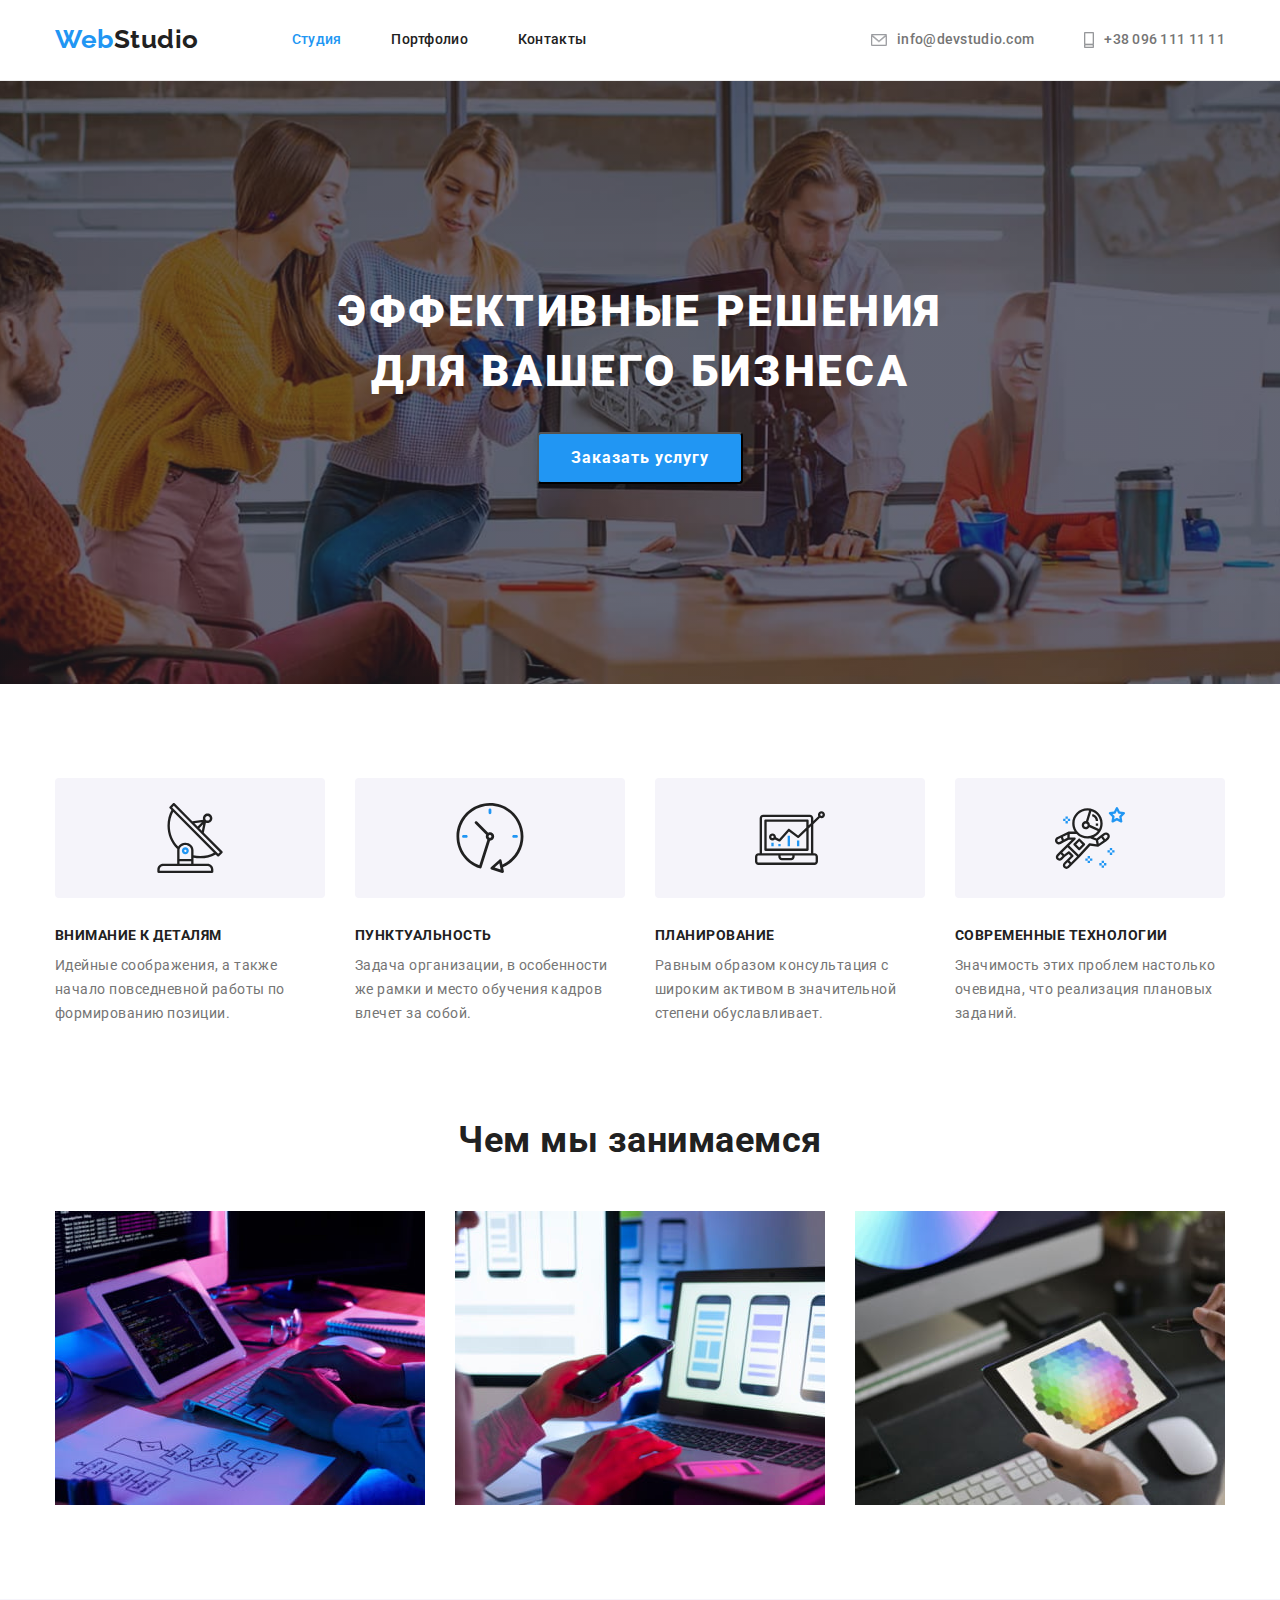
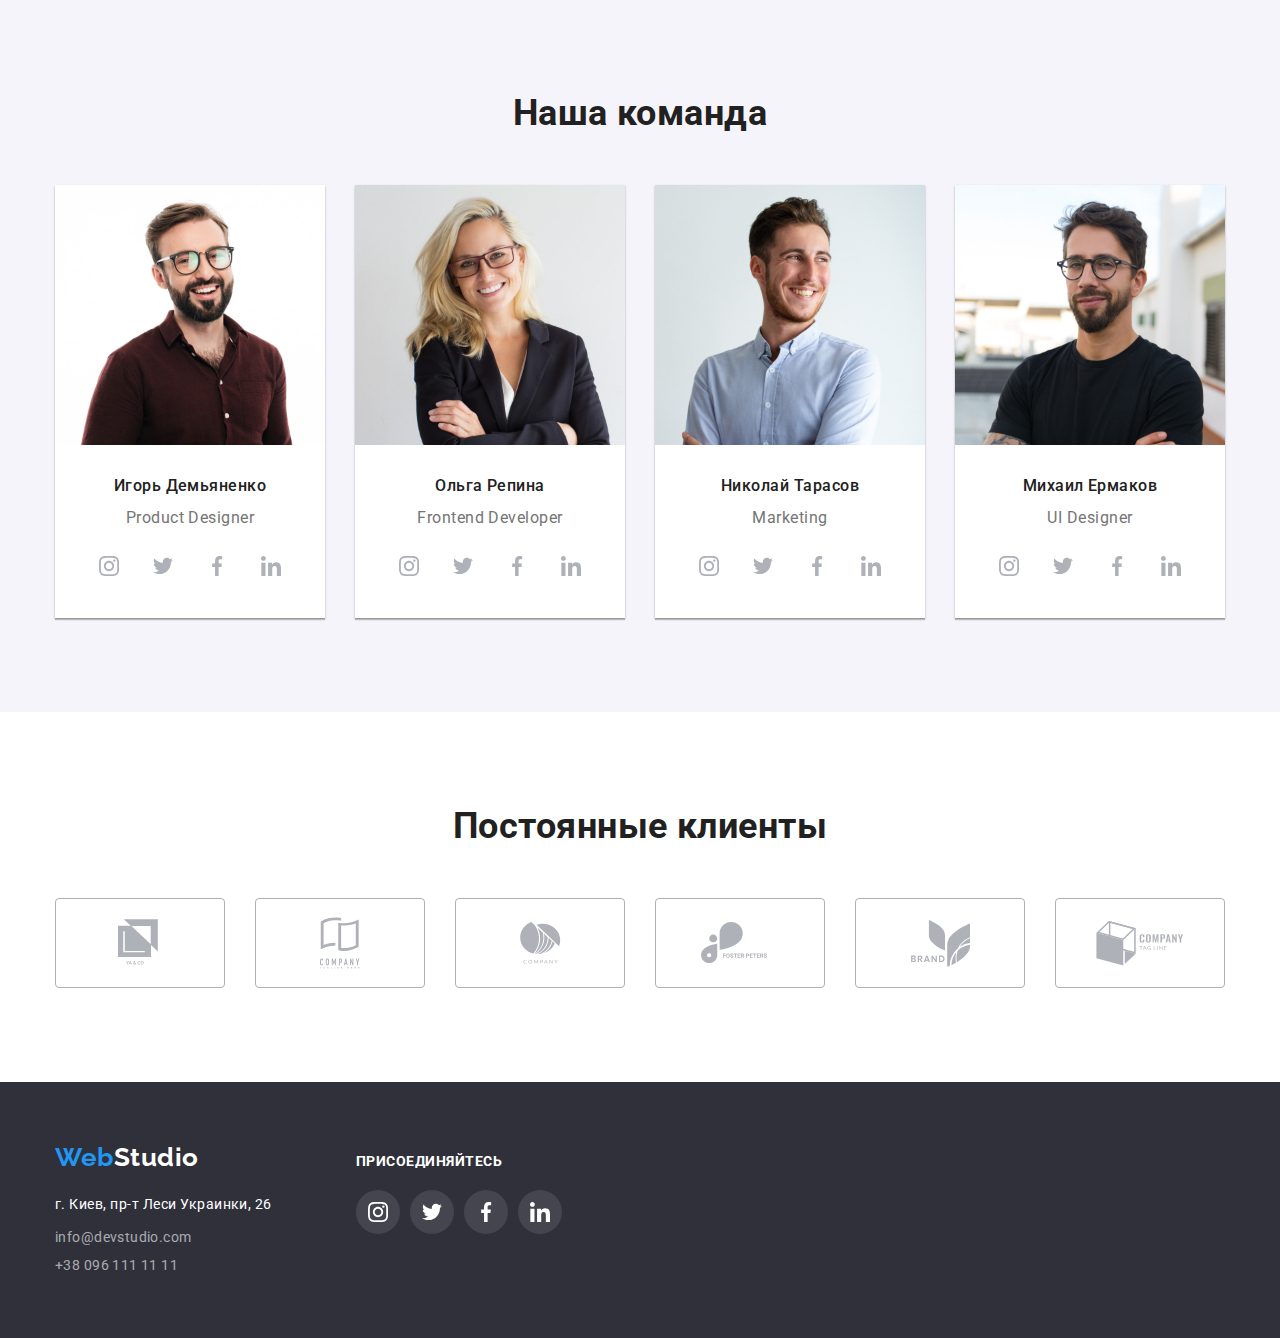
<file: index.html>
<!DOCTYPE html>
<html lang="ru">
<head>
    <meta charset="UTF-8">
    <meta http-equiv="X-UA-Compatible" content="IE=edge">
    <meta name="viewport" content="width=device-width, initial-scale=1.0">
    <title>Web Studio</title>
    <!--нормалізатор -->
    <link
        rel="stylesheet"
        href="https://cdnjs.cloudflare.com/ajax/libs/modern-normalize/1.0.0/modern-normalize.min.css"
    />
    <!--Стилі-->
    <link rel="preconnect" href="https://fonts.gstatic.com">
    <link href="https://fonts.googleapis.com/css2?family=Raleway:wght@700&family=Roboto:wght@400;500;700;900&display=swap"
        rel="stylesheet">
    <link rel="stylesheet" href="./css/styles.css">
</head>
<body>
    <!-- Шапка сторінки (верхня лінія) -->
    <header class="header">
        <div class="container main-nav">
            <nav class="main-nav">
                <!--Логотип-->
                <a href="./index.html" class="logo link"><span class="logo-web">Web</span>Studio</a>

                <!--Навигацыя--> 
                <ul class="menu list zeroing">
                    <li class="menu-item"><a href="./index.html" class="link current">Студия</a></li>
                    <li class="menu-item"><a href="./portfolio.html" class="link">Портфолио</a></li>
                    <li class="menu-item"><a href="" class="link">Контакты</a></li>
                </ul>
            </nav>

            <!--Номер телефона и электронная почта-->
            <ul class="contact list zeroing">
                <li class="contact-item mail">
                    <a href="mailto:info@devstudio.com" class="link">
                            <svg class="icon">
                                <use href="./images/icons.svg/sprite.svg#icon-envelope"></use>
                            </svg>
                        info@devstudio.com 
                    </a>
                </li>
                <li class="contact-item">
                    <a href="tel:+380961111111" class="link">
                            <svg class="icon">
                                <use href="./images/icons.svg/sprite.svg#icon-vector"></use>
                            </svg>
                        +38 096 111 11 11
                    </a>
                </li>
            </ul>     
        </div>
    </header>
    
    <!-- Унікальний контент сторінки -->
    <main>

        <!--Шапка-->
        <section class="hero">
            <div class="container">
                <h1 class="hero-title zeroing">Эффективные решения для вашего бизнеса</h1>
                <button type="button" class="button">Заказать услугу</button>
            </div>
        </section>

        <!--Особливість-->
        <section class="section">
            <div class="container">
                <ul class="items-feature list zeroing">
                    <li class="list-feature">
                        <div class="feature-icon">                           
                            <svg class="icon">
                                <use href="./images/icons.svg/sprite.svg#icon-antenna"></use>
                            </svg>                          
                        </div>
                        <h2 class="section-title zeroing">Внимание к деталям</h2>
                        <p class="section-text zeroing">Идейные соображения, а также начало повседневной работы по формированию позиции.</p>
                    </li>

                    <li class="list-feature">
                        <div class="feature-icon">                           
                            <svg class="icon">
                                <use href="./images/icons.svg/sprite.svg#icon-clock"></use>
                            </svg>                           
                        </div>
                        <h2 class="section-title zeroing">Пунктуальность</h2>
                        <p class="section-text zeroing">Задача организации, в особенности же рамки и место обучения кадров влечет за собой.</p>
                    </li>

                    <li class="list-feature">
                        <div class="feature-icon">                         
                            <svg class="icon">
                                <use href="./images/icons.svg/sprite.svg#icon-diagram"></use>
                            </svg>
                        </div>
                        <h2 class="section-title zeroing">Планирование</h2>
                        <p class="section-text zeroing">Равным образом консультация с широким активом в значительной степени обуславливает.</p>
                    </li>

                    <li class="list-feature">
                        <div class="feature-icon">
                            <svg class="icon">
                                <use href="./images/icons.svg/sprite.svg#icon-astronaut"></use>
                            </svg>
                        </div>
                        <h2 class="section-title zeroing">Современные технологии</h2>
                        <p class="section-text zeroing">Значимость этих проблем настолько очевидна, что реализация плановых заданий.</p>
                    </li>
                </ul>
            </div>
        </section>

        <!--Чим ми займаемося-->
        <section class="section">
            <div class="container not">
                <h2 class="section-title zeroing">Чем мы занимаемся</h2>

                <ul class="items-hobbies list zeroing">
                    <li class="list-hobbies">
                        <img class="img" src="./images/box1.jpg" alt="дизайн" width="370"/> 
                    </li>

                    <li class="list-hobbies">
                        <img class="img" src="./images/box2.jpg" alt="прототип" width="370"/>
                    </li>

                    <li class="list-hobbies">
                        <img class="img" src="./images/box3.jpg" alt="верстка" width="370"/>
                    </li>
                </ul>
                </div>
        </section>

        <!--Наша команда-->
        <section class="section team">
            <div class="container">
                <h2 class="section-title zeroing">Наша команда</h2>
                
                <ul class="items-team list zeroing">
                    <li class="list-team">
                        <img class="img" src="./images/img.jpg" alt="Игорь Демьяненко" width="270" />
                        <div class="text-card">
                            <h3 class="section-subtitle zeroing">Игорь Демьяненко</h3>
                            <p class="section-text zeroing">Product Designer</p>
                            <ul class="social-icons list zeroing">
                                <li class="social-icons-item">
                                    <a href="" class="social-link link" target="_blank" rel="noopener noreferrer">
                                        <svg class="icon">
                                            <use href="./images/icons.svg/sprite.svg#icon-instagram"></use>
                                        </svg>
                                    </a>
                                </li>
                                <li class="social-icons-item">
                                    <a href="" class="social-link link" target="_blank" rel="noopener noreferrer">
                                        <svg class="icon">
                                            <use href="./images/icons.svg/sprite.svg#icon-twitter"></use>
                                        </svg>
                                    </a>
                                </li>
                                <li class="social-icons-item">
                                    <a href="" class="social-link link" target="_blank" rel="noopener noreferrer">
                                        <svg class="icon">
                                            <use href="./images/icons.svg/sprite.svg#icon-facebook"></use>
                                        </svg>
                                    </a>
                                </li>
                                <li class="social-icons-item">
                                    <a href="" class="social-link link" target="_blank" rel="noopener noreferrer">
                                        <svg class="icon">
                                            <use href="./images/icons.svg/sprite.svg#icon-linkedin"></use>
                                        </svg>
                                    </a>
                                </li>
                            </ul>
                        </div>
                    </li>
                
                    <li class="list-team">
                        <img class="img" src="./images/img1.jpg" alt="Ольга Репина" width="270" />
                        <div class="text-card">
                            <h3 class="section-subtitle zeroing">Ольга Репина</h3>
                            <p class="section-text zeroing">Frontend Developer</p>
                            <ul class="social-icons list zeroing">
                                <li class="social-icons-item">
                                    <a href="" class="social-link link" target="_blank" rel="noopener noreferrer">
                                        <svg class="icon">
                                            <use href="./images/icons.svg/sprite.svg#icon-instagram"></use>
                                        </svg>
                                    </a>
                                </li>
                                <li class="social-icons-item">
                                    <a href="" class="social-link link" target="_blank" rel="noopener noreferrer">
                                        <svg class="icon">
                                            <use href="./images/icons.svg/sprite.svg#icon-twitter"></use>
                                        </svg>
                                    </a>
                                </li>
                                <li class="social-icons-item">
                                    <a href="" class="social-link link" target="_blank" rel="noopener noreferrer">
                                        <svg class="icon">
                                            <use href="./images/icons.svg/sprite.svg#icon-facebook"></use>
                                        </svg>
                                    </a>
                                </li>
                                <li class="social-icons-item">
                                    <a href="" class="social-link link" target="_blank" rel="noopener noreferrer">
                                        <svg class="icon">
                                            <use href="./images/icons.svg/sprite.svg#icon-linkedin"></use>
                                        </svg>
                                    </a>
                                </li>
                            </ul>
                        </div>
                    </li>
                
                    <li class="list-team">
                        <img class="img" src="./images/img2.jpg" alt="Николай Тарасов" width="270" />
                        <div class="text-card">
                            <h3 class="section-subtitle zeroing">Николай Тарасов</h3>
                            <p class="section-text zeroing">Marketing</p>
                            <ul class="social-icons list zeroing">
                                <li class="social-icons-item">
                                    <a href="" class="social-link link" target="_blank" rel="noopener noreferrer">
                                        <svg class="icon">
                                            <use href="./images/icons.svg/sprite.svg#icon-instagram"></use>
                                        </svg>
                                    </a>
                                </li>
                                <li class="social-icons-item">
                                    <a href="" class="social-link link" target="_blank" rel="noopener noreferrer">
                                        <svg class="icon">
                                            <use href="./images/icons.svg/sprite.svg#icon-twitter"></use>
                                        </svg>
                                    </a>
                                </li>
                                <li class="social-icons-item">
                                    <a href="" class="social-link link" target="_blank" rel="noopener noreferrer">
                                        <svg class="icon">
                                            <use href="./images/icons.svg/sprite.svg#icon-facebook"></use>
                                        </svg>
                                    </a>
                                </li>
                                <li class="social-icons-item">
                                    <a href="" class="social-link link" target="_blank" rel="noopener noreferrer">
                                        <svg class="icon">
                                            <use href="./images/icons.svg/sprite.svg#icon-linkedin"></use>
                                        </svg>
                                    </a>
                                </li>
                            </ul>
                        </div>
                    </li>

                    <li class="list-team">
                        <img class="img" src="./images/img3.jpg" alt="Михаил Ермаков" width="270" />
                        <div class="text-card">
                            <h3 class="section-subtitle zeroing">Михаил Ермаков</h3>
                            <p class="section-text zeroing">UI Designer</p>
                            <ul class="social-icons list zeroing">
                                <li class="social-icons-item">
                                    <a href="" class="social-link link" target="_blank" rel="noopener noreferrer">
                                        <svg class="icon">
                                            <use href="./images/icons.svg/sprite.svg#icon-instagram"></use>
                                        </svg>
                                    </a>
                                </li>
                                <li class="social-icons-item">
                                    <a href="" class="social-link link" target="_blank" rel="noopener noreferrer">
                                        <svg class="icon">
                                            <use href="./images/icons.svg/sprite.svg#icon-twitter"></use>
                                        </svg>
                                    </a>
                                </li>
                                <li class="social-icons-item">
                                    <a href="" class="social-link link" target="_blank" rel="noopener noreferrer">
                                        <svg class="icon">
                                            <use href="./images/icons.svg/sprite.svg#icon-facebook"></use>
                                        </svg>
                                    </a>
                                </li>
                                <li class="social-icons-item">
                                    <a href="" class="social-link link" target="_blank" rel="noopener noreferrer">
                                        <svg class="icon">
                                            <use href="./images/icons.svg/sprite.svg#icon-linkedin"></use>
                                        </svg>
                                    </a>
                                </li>
                            </ul>
                        </div>
                    </li>
                </ul>
            </div>
        </section>
        
        <!--Постоянные клиенты-->
        <section class="section">
            <div class="container clients">
                <h2 class="section-title zeroing">Постоянные клиенты</h2>
                <ul class="clients-list list zeroing">
                    <li class="clients-icons-item">
                        <a href="" class="clients-link link" target="_blank" rel="noopener noreferrer">
                            <svg class="icon" width="44" height="49">
                                <use href="./images/icons.svg/sprite.svg#icon-logo-1"></use>
                            </svg>
                        </a>
                    </li>
                    <li class="clients-icons-item">
                        <a href="" class="clients-link link" target="_blank" rel="noopener noreferrer">
                            <svg class="icon" width="40" height="52">
                                <use href="./images/icons.svg/sprite.svg#icon-logo-2"></use>
                            </svg>
                        </a>
                    </li>
                    <li class="clients-icons-item">
                        <a href="" class="clients-link link" target="_blank" rel="noopener noreferrer">
                            <svg class="icon" width="41" height="42">
                                <use href="./images/icons.svg/sprite.svg#icon-logo-3"></use>
                            </svg>
                        </a>
                    </li>
                    <li class="clients-icons-item">
                        <a href="" class="clients-link link" target="_blank" rel="noopener noreferrer">
                            <svg class="icon" width="79" height="42">
                                <use href="./images/icons.svg/sprite.svg#icon-logo-4"></use>
                            </svg>
                        </a>
                    </li>
                    <li class="clients-icons-item">
                        <a href="" class="clients-link link" target="_blank" rel="noopener noreferrer">
                            <svg class="icon" width="59" height="47">
                                <use href="./images/icons.svg/sprite.svg#icon-logo-5"></use>
                            </svg>
                        </a>
                    </li>
                    <li class="clients-icons-item">
                        <a href="" class="clients-link link" target="_blank" rel="noopener noreferrer">
                            <svg class="icon" width="88" height="45">
                                <use href="./images/icons.svg/sprite.svg#icon-logo-6"></use>
                            </svg>
                        </a>
                    </li>
                </ul>
            </div>  
        </section>
            

    </main>
    
    <!-- Підвал сторінки -->
    <footer class="footer">
        <div class="container flexbox">
            <div class="footer-position">
            <!--Логотип-->
            <a href="./index.html" class="logo link"><span class="logo-web">Web</span>Studio</a>

            <!--Адрес, номер телефона и электронная почта-->
            <address class="adress">
                <p class="text-adress zeroing">г. Киев, пр-т Леси Украинки, 26</p>
                <ul class="contact-footer list zeroing">
                    <li class="item-contact-footer"><a href="mailto:info@devstudio.com" class="link">info@devstudio.com</a></li>
                    <li class="item-contact-footer"><a href="tel:+380961111111" class="link">+38 096 111 11 11</a></li>
                </ul>
            </address>
            </div>
            <div class="join footer-position">
                <h2 class="footer-title zeroing">присоединяйтесь</h2>
                <ul class="social-icons list zeroing">
                    <li class="social-icons-item">
                        <a href="" class="social-link footer-icon link" target="_blank" rel="noopener noreferrer">
                            <svg class="icon">
                                <use href="./images/icons.svg/sprite.svg#icon-instagram"></use>
                            </svg>
                        </a>
                    </li>
                    <li class="social-icons-item">
                        <a href="" class="social-link footer-icon link" target="_blank" rel="noopener noreferrer">
                            <svg class="icon">
                                <use href="./images/icons.svg/sprite.svg#icon-twitter"></use>
                            </svg>
                        </a>
                    </li>
                    <li class="social-icons-item">
                        <a href="" class="social-link footer-icon link" target="_blank" rel="noopener noreferrer">
                            <svg class="icon">
                                <use href="./images/icons.svg/sprite.svg#icon-facebook"></use>
                            </svg>
                        </a>
                    </li>
                    <li class="social-icons-item">
                        <a href="" class="social-link footer-icon link" target="_blank" rel="noopener noreferrer">
                            <svg class="icon">
                                <use href="./images/icons.svg/sprite.svg#icon-linkedin"></use>
                            </svg>
                        </a>
                    </li>
                </ul>
            </div>
            
        </div>
    </footer>
</body>
</html>
</file>
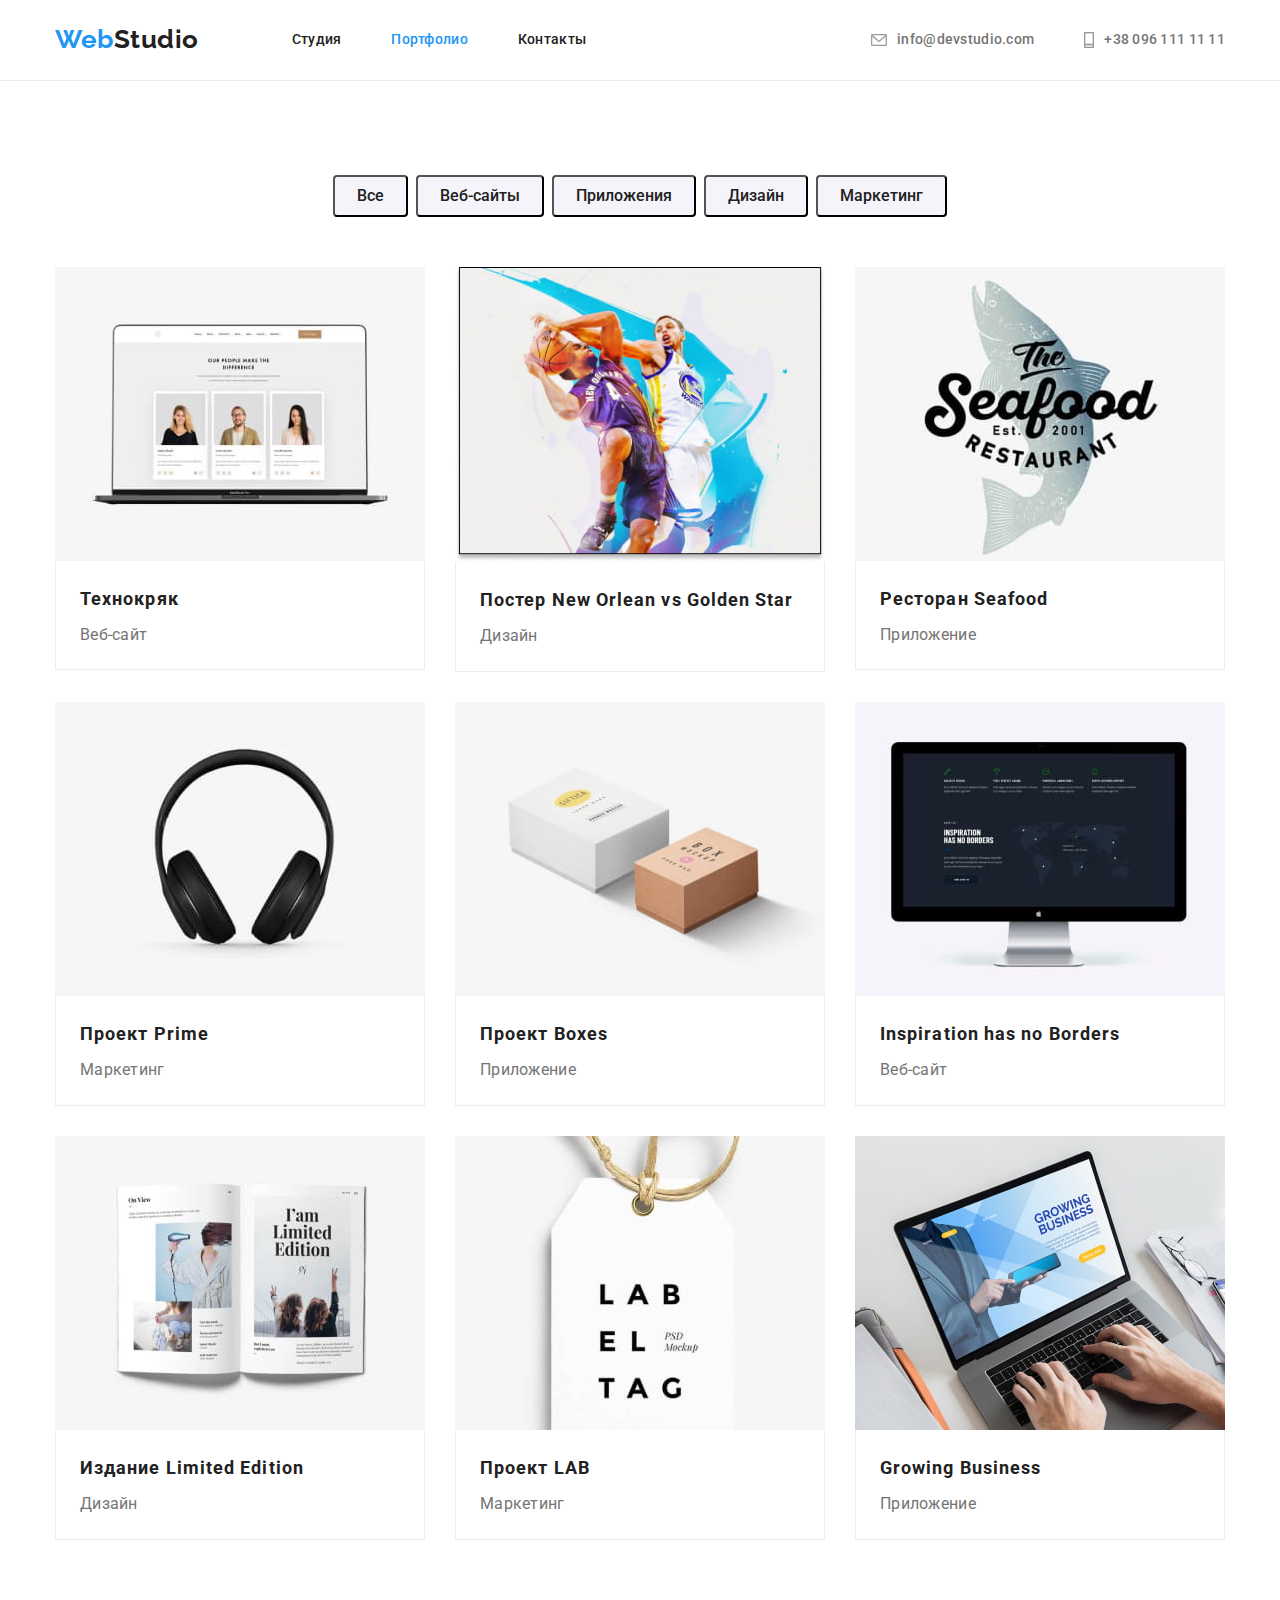
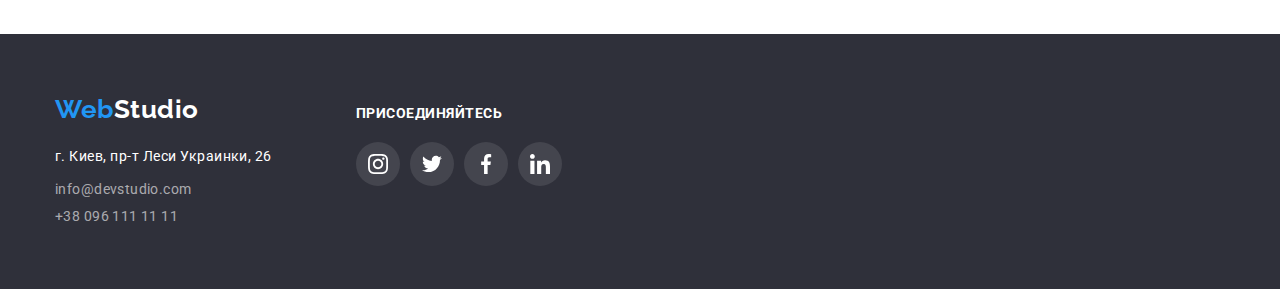
<file: portfolio.html>
<!DOCTYPE html>
<html lang="en">
<head>
    <meta charset="UTF-8">
    <meta http-equiv="X-UA-Compatible" content="IE=edge">
    <meta name="viewport" content="width=device-width, initial-scale=1.0">
    <title>Web Studio</title>
    <!--нормалізатор -->
    <link rel="stylesheet" href="https://cdnjs.cloudflare.com/ajax/libs/modern-normalize/1.0.0/modern-normalize.min.css" />
    <!--Стилі-->
    <link rel="preconnect" href="https://fonts.gstatic.com">
    <link href="https://fonts.googleapis.com/css2?family=Raleway:wght@700&family=Roboto:wght@400;500;700;900&display=swap"
        rel="stylesheet">
    <link rel="stylesheet" href="./css/styles.css">
</head>
<body>
    <!-- Шапка сторінки (верхня лінія) -->
    <header class="header">
        <div class="container main-nav">
            <nav class="main-nav">
                <!--Логотип-->
                <a href="./index.html" class="logo link"><span class="logo-web">Web</span>Studio</a>
    
                <!--Навигацыя-->
                <ul class="menu list zeroing">
                    <li class="menu-item"><a href="./index.html" class="link">Студия</a></li>
                    <li class="menu-item"><a href="./portfolio.html" class="link current">Портфолио</a></li>
                    <li class="menu-item"><a href="" class="link">Контакты</a></li>
                </ul>
            </nav>
    
            <!--Номер телефона и электронная почта-->
            <ul class="contact list zeroing">
                <li class="contact-item mail">
                    <a href="mailto:info@devstudio.com" class="link">
                        <svg class="icon">
                            <use href="./images/icons.svg/sprite.svg#icon-envelope"></use>
                        </svg>
                        info@devstudio.com
                    </a>
                </li>
                <li class="contact-item">
                    <a href="tel:+380961111111" class="link">
                        <svg class="icon">
                            <use href="./images/icons.svg/sprite.svg#icon-vector"></use>
                        </svg>
                        +38 096 111 11 11
                    </a>
                </li>
            </ul>
        </div>
    </header>

    <main class="main">
        <section class="section-portfolio">
            <div class="container">
                <!--Портфоліо-->
                <h1 class="section-title zeroing">Портфоліо</h1>

                <!--Кнопки фильтра-->
                <ul class="filters list zeroing">
                    <li class="item-filters"><button type="button" class="filters-button">Все</button></li>
                    <li class="item-filters"><button type="button" class="filters-button">Веб-сайты</button></li>
                    <li class="item-filters"><button type="button" class="filters-button">Приложения</button></li>
                    <li class="item-filters"><button type="button" class="filters-button">Дизайн</button></li>
                    <li class="item-filters"><button type="button" class="filters-button">Маркетинг</button></li>
                </ul>
            

                <!--Поект-->
                <ul class="items-project list zeroing">
                    <li class="item">
                        <a href="" class="link">
                            <div class="image">
                                <img class="img" src="./images/images/img-1.jpg" alt="Технокряк" width="370" />
                            </div>
                            <div class="text-image">
                                <h2 class="section-title zeroing">Технокряк</h2>
                                <p class="section-text zeroing">Веб-сайт</p>
                            </div>
                        </a>
                    </li>

                    <li class="item">
                        <a href="" class="link">
                            <div class="image">
                                <img class="img" src="./images/images/img-2.jpg" alt="Постер New Orlean vs Golden Star" width="370" />
                            </div>
                            <div class="text-image">
                                <h2 class="section-title zeroing">Постер New Orlean vs Golden Star</h2>
                                <p class="section-text zeroing">Дизайн</p>
                            </div>
                        </a>
                    </li>

                    <li class="item">
                        <a href="" class="link">
                            <div class="image">
                                <img class="img" src="./images/images/img-3.jpg" alt="Логотип ресторана Seafood" width="370" />
                            </div>
                            <div class="text-image">
                                <h2 class="section-title zeroing">Ресторан Seafood</h2>
                                <p class="section-text zeroing">Приложение</p>
                            </div>
                        </a>
                    </li>

                    <li class="item">
                        <a href="" class="link">
                            <div class="image">
                                <img class="img" src="./images/images/img-4.jpg" alt="Проект Prime" width="370" />
                            </div>
                            <div class="text-image">
                                <h2 class="section-title zeroing">Проект Prime</h2>
                                <p class="section-text zeroing">Маркетинг</p>
                            </div>
                        </a>
                    </li>

                    <li class="item">
                        <a href="" class="link">
                            <div class="image">
                                <img class="img" src="./images/images/img-5.jpg" alt="Проект Boxes" width="370" />
                            </div>
                            <div class="text-image">
                                <h2 class="section-title zeroing">Проект Boxes</h2>
                                <p class="section-text zeroing">Приложение</p>
                            </div>
                        </a>
                    </li>

                    <li class="item">
                        <a href="" class="link">
                            <div class="image">
                                <img class="img" src="./images/images/img-6.jpg" alt="Inspiration has no Borders" width="370" />
                            </div>
                            <div class="text-image">
                                <h2 class="section-title zeroing">Inspiration has no Borders</h2>
                                <p class="section-text zeroing">Веб-сайт</p>
                            </div>
                        </a>
                    </li>

                    <li class="item">
                        <a href="" class="link">
                            <div class="image">
                                <img class="img" src="./images/images/img-7.jpg" alt="Издание Limited Edition" width="370" />
                            </div>
                            <div class="text-image">
                                <h2 class="section-title zeroing">Издание Limited Edition</h2>
                                <p class="section-text zeroing">Дизайн</p>
                            </div>
                        </a>
                    </li>

                    <li class="item">
                        <a href="" class="link">
                            <div class="image">
                                <img class="img" src="./images/images/img-8.jpg" alt="Проект LAB" width="370" />
                            </div>
                            <div class="text-image">
                                <h2 class="section-title zeroing">Проект LAB</h2>
                                <p class="section-text zeroing">Маркетинг</p>
                            </div>
                        </a>
                    </li>

                    <li class="item">
                        <a href="" class="link">
                            <div class="image">
                                <img class="img" src="./images/images/img-9.jpg" alt="Growing Business" width="370" />
                            </div>
                            <div class="text-image">
                                <h2 class="section-title zeroing">Growing Business</h2>
                                <p class="section-text zeroing">Приложение</p>
                            </div>
                        </a>
                    </li>
                </ul>
            </div>
        </section>
    </main>

    <!-- Підвал сторінки -->
    <footer class="footer">
        <div class="container flexbox">
            <div class="footer-position">
                <!--Логотип-->
                <a href="./index.html" class="logo link"><span class="logo-web">Web</span>Studio</a>
    
                <!--Адрес, номер телефона и электронная почта-->
                <address class="adress">
                    <p class="text-adress zeroing">г. Киев, пр-т Леси Украинки, 26</p>
                    <ul class="contact-footer list zeroing">
                        <li class="item-contact-footer"><a href="mailto:info@devstudio.com"
                                class="link">info@devstudio.com</a></li>
                        <li class="item-contact-footer"><a href="tel:+380961111111" class="link">+38 096 111 11 11</a></li>
                    </ul>
                </address>
            </div>
            <div class="join footer-position">
                <h2 class="footer-title zeroing">присоединяйтесь</h2>
                <ul class="social-icons list zeroing">
                    <li class="social-icons-item">
                        <a href="" class="social-link footer-icon link" target="_blank" rel="noopener noreferrer">
                            <svg class="icon">
                                <use href="./images/icons.svg/sprite.svg#icon-instagram"></use>
                            </svg>
                        </a>
                    </li>
                    <li class="social-icons-item">
                        <a href="" class="social-link footer-icon link" target="_blank" rel="noopener noreferrer">
                            <svg class="icon">
                                <use href="./images/icons.svg/sprite.svg#icon-twitter"></use>
                            </svg>
                        </a>
                    </li>
                    <li class="social-icons-item">
                        <a href="" class="social-link footer-icon link" target="_blank" rel="noopener noreferrer">
                            <svg class="icon">
                                <use href="./images/icons.svg/sprite.svg#icon-facebook"></use>
                            </svg>
                        </a>
                    </li>
                    <li class="social-icons-item">
                        <a href="" class="social-link footer-icon link" target="_blank" rel="noopener noreferrer">
                            <svg class="icon">
                                <use href="./images/icons.svg/sprite.svg#icon-linkedin"></use>
                            </svg>
                        </a>
                    </li>
                </ul>
            </div>
    
        </div>
    </footer>
</body>
</html>
</file>
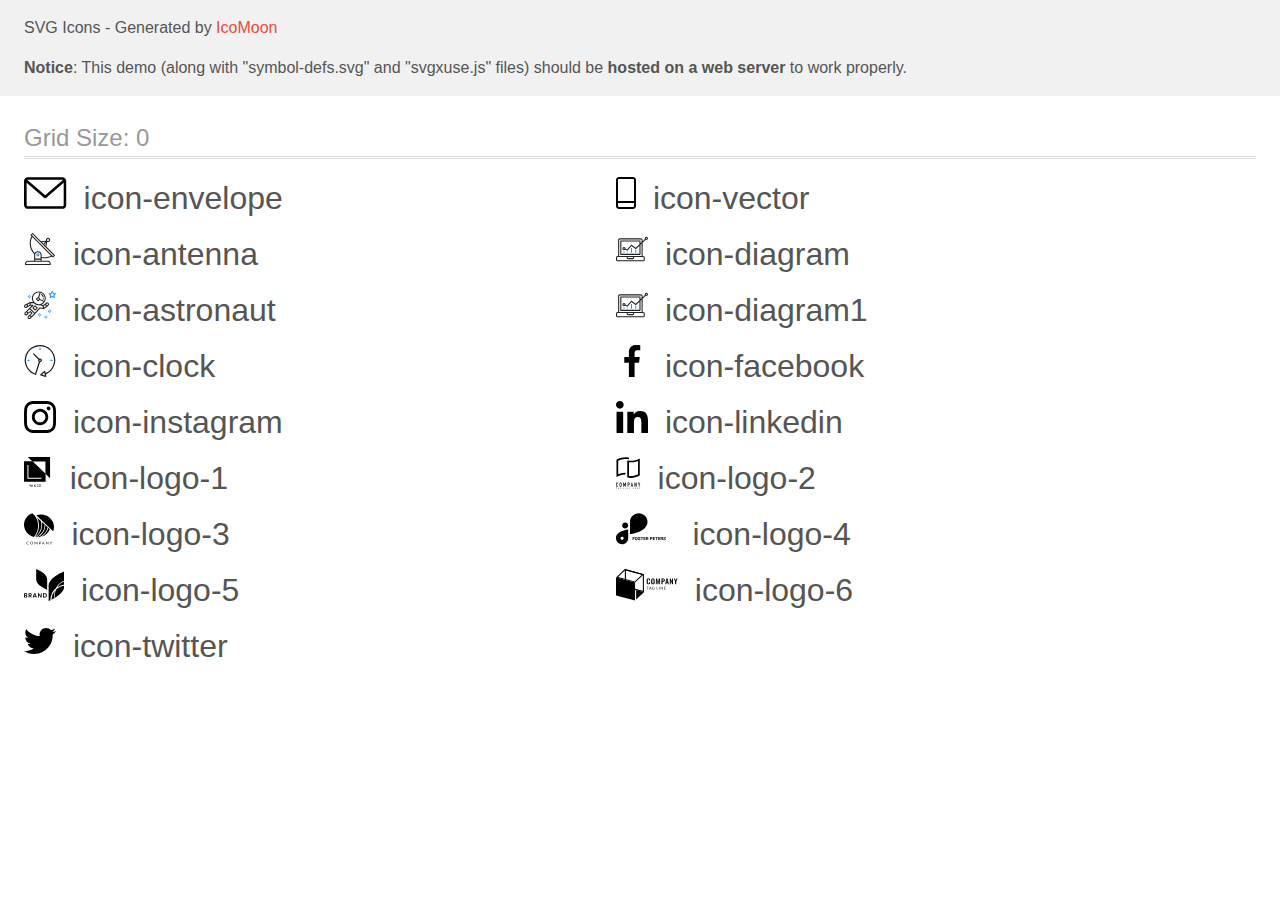
<file: images/icomoon/demo-external-svg.html>
<!doctype html>
<html>
<head>
    <title>IcoMoon - SVG Icons</title>
    <meta charset="utf-8">
    <meta name="viewport" content="width=device-width, initial-scale=1">
    <link rel="stylesheet" href="demo-files/demo.css">
    <link rel="stylesheet" href="style.css">
</head>
<body>
<header class="bgc1 clearfix">
<div class="mhl">
    <p>SVG Icons - Generated by <a href="https://icomoon.io/app">IcoMoon</a></p><p><strong>Notice</strong>: This demo (along with "symbol-defs.svg" and "svgxuse.js" files) should be <b>hosted on a web server</b> to work properly.</p>
</div>
</header>
    <div class="clearfix mhl ptl">
        <h1 class="mvm mtn fgc1">Grid Size: 0</h1>
        <div class="glyph fs1">
            <div class="clearfix pbs">
                <svg class="icon icon-envelope"><use xlink:href="symbol-defs.svg#icon-envelope"></use></svg><span class="name"> icon-envelope</span>
            </div>
        </div>
        <div class="glyph fs1">
            <div class="clearfix pbs">
                <svg class="icon icon-vector"><use xlink:href="symbol-defs.svg#icon-vector"></use></svg><span class="name"> icon-vector</span>
            </div>
        </div>
        <div class="glyph fs1">
            <div class="clearfix pbs">
                <svg class="icon icon-antenna"><use xlink:href="symbol-defs.svg#icon-antenna"></use></svg><span class="name"> icon-antenna</span>
            </div>
        </div>
        <div class="glyph fs1">
            <div class="clearfix pbs">
                <svg class="icon icon-diagram"><use xlink:href="symbol-defs.svg#icon-diagram"></use></svg><span class="name"> icon-diagram</span>
            </div>
        </div>
        <div class="glyph fs1">
            <div class="clearfix pbs">
                <svg class="icon icon-astronaut"><use xlink:href="symbol-defs.svg#icon-astronaut"></use></svg><span class="name"> icon-astronaut</span>
            </div>
        </div>
        <div class="glyph fs1">
            <div class="clearfix pbs">
                <svg class="icon icon-diagram1"><use xlink:href="symbol-defs.svg#icon-diagram1"></use></svg><span class="name"> icon-diagram1</span>
            </div>
        </div>
        <div class="glyph fs1">
            <div class="clearfix pbs">
                <svg class="icon icon-clock"><use xlink:href="symbol-defs.svg#icon-clock"></use></svg><span class="name"> icon-clock</span>
            </div>
        </div>
        <div class="glyph fs1">
            <div class="clearfix pbs">
                <svg class="icon icon-facebook"><use xlink:href="symbol-defs.svg#icon-facebook"></use></svg><span class="name"> icon-facebook</span>
            </div>
        </div>
        <div class="glyph fs1">
            <div class="clearfix pbs">
                <svg class="icon icon-instagram"><use xlink:href="symbol-defs.svg#icon-instagram"></use></svg><span class="name"> icon-instagram</span>
            </div>
        </div>
        <div class="glyph fs1">
            <div class="clearfix pbs">
                <svg class="icon icon-linkedin"><use xlink:href="symbol-defs.svg#icon-linkedin"></use></svg><span class="name"> icon-linkedin</span>
            </div>
        </div>
        <div class="glyph fs1">
            <div class="clearfix pbs">
                <svg class="icon icon-logo-1"><use xlink:href="symbol-defs.svg#icon-logo-1"></use></svg><span class="name"> icon-logo-1</span>
            </div>
        </div>
        <div class="glyph fs1">
            <div class="clearfix pbs">
                <svg class="icon icon-logo-2"><use xlink:href="symbol-defs.svg#icon-logo-2"></use></svg><span class="name"> icon-logo-2</span>
            </div>
        </div>
        <div class="glyph fs1">
            <div class="clearfix pbs">
                <svg class="icon icon-logo-3"><use xlink:href="symbol-defs.svg#icon-logo-3"></use></svg><span class="name"> icon-logo-3</span>
            </div>
        </div>
        <div class="glyph fs1">
            <div class="clearfix pbs">
                <svg class="icon icon-logo-4"><use xlink:href="symbol-defs.svg#icon-logo-4"></use></svg><span class="name"> icon-logo-4</span>
            </div>
        </div>
        <div class="glyph fs1">
            <div class="clearfix pbs">
                <svg class="icon icon-logo-5"><use xlink:href="symbol-defs.svg#icon-logo-5"></use></svg><span class="name"> icon-logo-5</span>
            </div>
        </div>
        <div class="glyph fs1">
            <div class="clearfix pbs">
                <svg class="icon icon-logo-6"><use xlink:href="symbol-defs.svg#icon-logo-6"></use></svg><span class="name"> icon-logo-6</span>
            </div>
        </div>
        <div class="glyph fs1">
            <div class="clearfix pbs">
                <svg class="icon icon-twitter"><use xlink:href="symbol-defs.svg#icon-twitter"></use></svg><span class="name"> icon-twitter</span>
            </div>
        </div>
  </div>
<script defer src="svgxuse.js"></script>
</body>
</html>
</file>
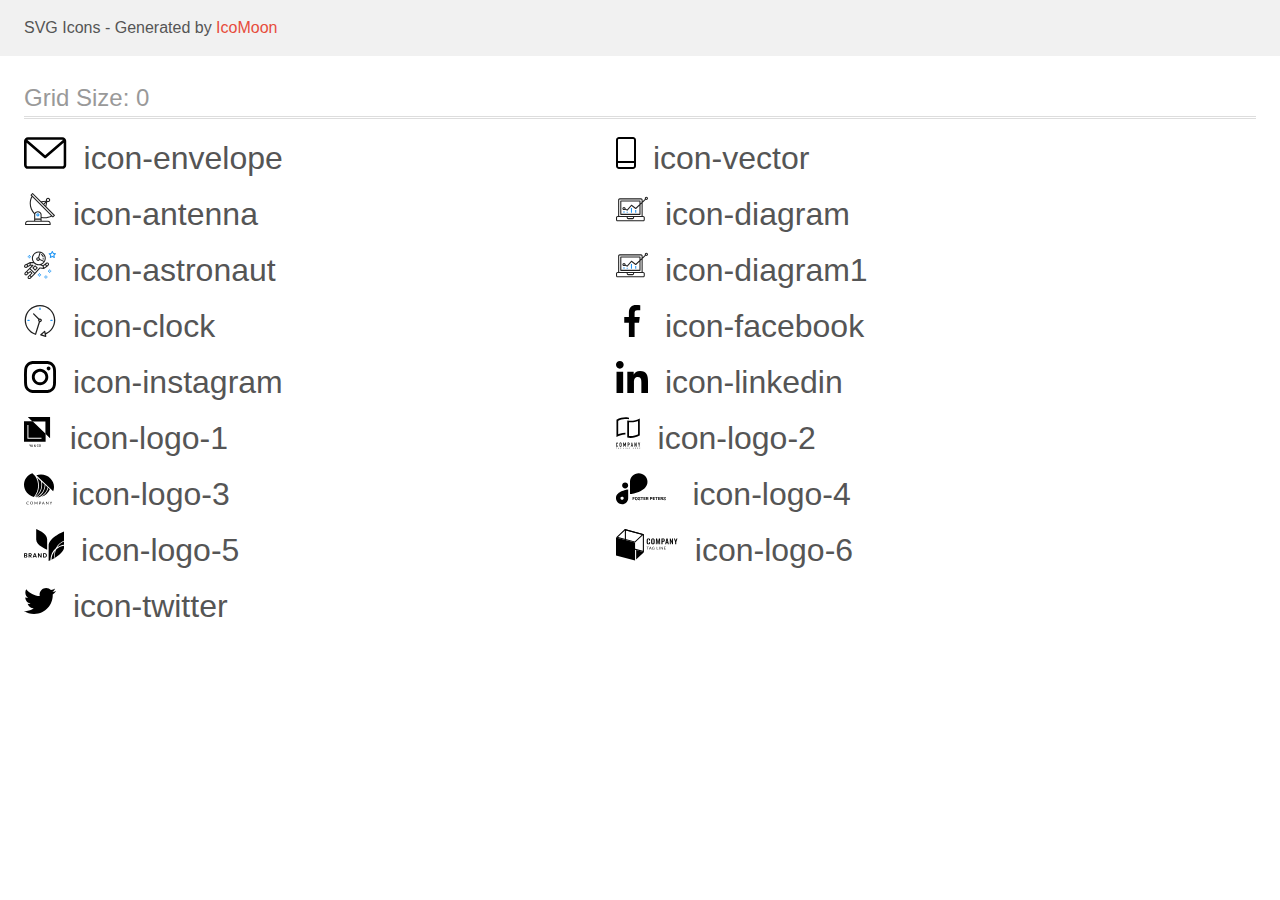
<file: images/icomoon/demo.html>
<!doctype html>
<html>
<head>
    <title>IcoMoon - SVG Icons</title>
    <meta charset="utf-8">
    <meta name="viewport" content="width=device-width, initial-scale=1">
    <link rel="stylesheet" href="demo-files/demo.css">
    <link rel="stylesheet" href="style.css">
</head>
<body>
<svg aria-hidden="true" style="position: absolute; width: 0; height: 0; overflow: hidden;" version="1.1" xmlns="http://www.w3.org/2000/svg" xmlns:xlink="http://www.w3.org/1999/xlink">
<defs>
<symbol id="icon-envelope" viewBox="0 0 43 32">
<path d="M38.667 0h-34.667c-2.205 0-4 1.795-4 4v24c0 2.205 1.795 4 4 4h34.667c2.205 0 4-1.795 4-4v-24c0-2.205-1.795-4-4-4zM38.667 2.667c0.181 0 0.355 0.037 0.512 0.104l-17.845 15.467-17.845-15.467c0.151-0.065 0.327-0.104 0.512-0.104h34.667zM38.667 29.333h-34.667c-0.736 0-1.333-0.597-1.333-1.333v0-22.413l17.792 15.421c0.233 0.203 0.539 0.327 0.875 0.327s0.642-0.124 0.876-0.328l-0.002 0.001 17.792-15.421v22.413c0 0.736-0.597 1.333-1.333 1.333v0z"></path>
</symbol>
<symbol id="icon-vector" viewBox="0 0 20 32">
<path d="M17 0h-14c-1.654 0-3 1.346-3 3v26c0 1.654 1.346 3 3 3h14c1.654 0 3-1.346 3-3v-26c0-1.654-1.346-3-3-3zM3 2h14c0.552 0 1 0.448 1 1v0 21h-16v-21c0-0.552 0.448-1 1-1v0zM17 30h-14c-0.552 0-1-0.448-1-1v0-3h16v3c0 0.552-0.448 1-1 1v0z"></path>
</symbol>
<symbol id="icon-antenna" viewBox="0 0 32 32">
<path fill="#212121" style="fill: var(--color1, #212121)" d="M30.773 22.098l-8.443-8.505 0.937-4.616c0.225 0.090 0.485 0.144 0.758 0.146h0.007c0.008 0 0.017 0 0.026 0 1.192 0 2.159-0.967 2.159-2.159s-0.967-2.159-2.159-2.159c-1.192 0-2.159 0.967-2.159 2.159 0 0.259 0.046 0.508 0.13 0.739l-0.005-0.015-4.96 0.606-8.091-8.133c-0.096-0.098-0.229-0.159-0.376-0.16h-0c-0.14 0.001-0.274 0.057-0.373 0.155l-1.512 1.504c-0.096 0.097-0.156 0.23-0.156 0.377s0.060 0.281 0.156 0.377v0l0.814 0.825c-1.143 2.062-1.816 4.522-1.816 7.139 0 4.106 1.656 7.824 4.336 10.525l-0.001-0.001c0.043 0.041 0.092 0.074 0.146 0.097-0.032 0.164-0.051 0.353-0.052 0.546v6.188h-6.4c-1.472 0.001-2.666 1.194-2.667 2.666v1.067c0 0.295 0.239 0.534 0.534 0.534h24.534c0.294 0 0.533-0.239 0.533-0.534v-1.067c-0.002-1.472-1.195-2.665-2.666-2.666h-6.4v-2.742c1.003 0.21 2.024 0.317 3.049 0.32 2.58-0.003 5.005-0.663 7.117-1.822l-0.077 0.039 0.818 0.823c0.099 0.101 0.235 0.159 0.376 0.16 0.14-0.001 0.274-0.057 0.373-0.155l1.512-1.504c0.096-0.097 0.156-0.23 0.156-0.377s-0.060-0.281-0.156-0.377v0zM23.28 6.233c0.193-0.192 0.459-0.31 0.752-0.31 0.589 0 1.067 0.478 1.067 1.066s-0.477 1.066-1.067 1.066c-0 0-0 0-0 0h-0.004c-0.587-0.003-1.061-0.479-1.061-1.066 0-0.295 0.12-0.563 0.314-0.756l0-0h-0.002zM22.024 9.737l-0.598 2.946-1.175-1.183 1.774-1.763zM21.419 8.835l-1.92 1.909-1.486-1.493 3.406-0.416zM24.004 28.8c0.884 0 1.6 0.716 1.6 1.6v0 0.534h-23.466v-0.534c0-0.884 0.716-1.6 1.6-1.6v0h20.267zM16.538 26.666v1.067h-5.334v-1.067h5.334zM11.204 25.6v-4.053c0-1.294 1.196-2.346 2.667-2.346s2.667 1.053 2.667 2.346v4.053h-5.334zM17.604 23.904v-2.357c0-1.882-1.675-3.413-3.733-3.413-0.017-0-0.038-0-0.058-0-1.353 0-2.54 0.707-3.213 1.771l-0.009 0.016c-2.36-2.482-3.812-5.846-3.812-9.55 0-2.314 0.567-4.496 1.569-6.414l-0.036 0.077 18.602 18.709c-1.823 0.947-3.979 1.502-6.266 1.502-1.079 0-2.128-0.124-3.136-0.357l0.093 0.018zM28.893 23.22l-21.057-21.181 0.754-0.752 7.935 7.98c0.004 0 0.006 0.007 0.010 0.010l13.114 13.191-0.757 0.752z"></path>
<path fill="#2196f3" style="fill: var(--color2, #2196f3)" d="M13.876 20.267h-0.005c-0.001 0-0.002 0-0.002 0-0.884 0-1.6 0.716-1.6 1.6s0.715 1.599 1.597 1.6h0.005c0.001 0 0.001 0 0.002 0 0.884 0 1.6-0.716 1.6-1.6s-0.715-1.599-1.598-1.6h-0zM14.249 22.245c-0.096 0.096-0.229 0.155-0.376 0.155-0.295 0-0.534-0.239-0.534-0.534s0.238-0.533 0.532-0.533h0c0.293 0.001 0.531 0.239 0.531 0.533 0 0.148-0.060 0.282-0.157 0.378l-0 0h0.005z"></path>
</symbol>
<symbol id="icon-diagram" viewBox="0 0 32 32">
<path fill="#2196f3" style="fill: var(--color2, #2196f3)" d="M14.926 14.965h1.066v4.798h-1.066v-4.798zM19.19 17.097h1.066v2.665h-1.066v-2.665zM10.661 18.696h1.066v1.066h-1.066v-1.066zM7.463 18.163h1.066v1.599h-1.066v-1.599z"></path>
<path fill="#212121" style="fill: var(--color1, #212121)" d="M1.599 28.291h25.586c0 0 0 0 0 0 0.883 0 1.599-0.716 1.599-1.599v0-2.132c0-0.883-0.716-1.599-1.599-1.599v0h-0.533v-13.294l3.028-2.868c0.207 0.104 0.452 0.166 0.711 0.166 0.888 0 1.608-0.72 1.608-1.608s-0.72-1.608-1.608-1.608c-0.888 0-1.608 0.72-1.608 1.608 0 0.247 0.056 0.481 0.155 0.69l-0.004-0.010-2.281 2.162v-1.23c0-0.883-0.716-1.599-1.599-1.599v0h-21.323c-0.883 0-1.599 0.716-1.599 1.599v0 15.992h-0.533c-0.883 0-1.599 0.716-1.599 1.599v0 2.132c0 0.883 0.716 1.599 1.599 1.599v0zM30.384 4.837c0.294 0 0.533 0.239 0.533 0.533s-0.239 0.533-0.533 0.533v0c-0.294 0-0.533-0.239-0.533-0.533s0.239-0.533 0.533-0.533v0zM3.198 6.969c0-0.294 0.239-0.533 0.533-0.533h21.323c0.294 0 0.533 0.239 0.533 0.533v2.239l-1.066 1.013v-2.185c0-0.295-0.239-0.534-0.534-0.534h-19.189c-0.294 0-0.534 0.239-0.534 0.533v13.327c0 0.294 0.239 0.533 0.534 0.533h19.189c0.295 0 0.534-0.239 0.534-0.533v-9.675l1.066-1.010v12.283h-22.389v-15.991zM7.996 13.899c-0.001 0-0.003 0-0.005 0-0.883 0-1.599 0.716-1.599 1.599s0.716 1.599 1.599 1.599c0.432 0 0.824-0.172 1.112-0.45l-0 0 1.853 0.93c0.215 0.107 0.476 0.057 0.636-0.122l3.939-4.432 3.872 2.902c0.208 0.155 0.498 0.139 0.686-0.039l3.365-3.188v8.131h-18.123v-12.261h18.123v2.661l-3.771 3.572-3.904-2.927c-0.088-0.067-0.2-0.107-0.32-0.107-0.158 0-0.3 0.069-0.398 0.178l-0 0.001-3.993 4.493-1.493-0.746c0.011-0.064 0.017-0.128 0.020-0.193 0-0.883-0.716-1.599-1.599-1.599v0zM8.529 15.498c0 0.294-0.239 0.533-0.533 0.533s-0.533-0.239-0.533-0.533v0c0-0.294 0.239-0.533 0.533-0.533s0.533 0.239 0.533 0.533v0zM11.727 24.026h5.33v0.533c0 0.294-0.238 0.533-0.533 0.533h-4.265c-0.294 0-0.533-0.239-0.533-0.533v0-0.533zM1.067 24.56c0-0.294 0.238-0.533 0.533-0.533h9.062v0.533c0 0.883 0.716 1.599 1.599 1.599v0h4.265c0.883 0 1.599-0.716 1.599-1.599v0-0.533h9.062c0.294 0 0.533 0.239 0.533 0.533v2.132c0 0.294-0.239 0.533-0.533 0.533h-25.586c-0 0-0 0-0 0-0.294 0-0.533-0.239-0.533-0.533 0 0 0 0 0 0v0-2.132z"></path>
</symbol>
<symbol id="icon-astronaut" viewBox="0 0 32 32">
<path fill="#2196f3" style="fill: var(--color2, #2196f3)" d="M31.974 4.524c-0.064-0.191-0.227-0.332-0.427-0.362l-0.003-0-1.911-0.278-0.855-1.731c-0.179-0.365-0.777-0.365-0.956 0l-0.855 1.731-1.911 0.278c-0.26 0.039-0.457 0.26-0.457 0.528 0 0.15 0.062 0.285 0.161 0.382l1.383 1.348-0.326 1.903c-0.034 0.2 0.048 0.402 0.212 0.522 0.166 0.12 0.383 0.135 0.562 0.040l1.709-0.899 1.709 0.899c0.072 0.038 0.157 0.061 0.247 0.061 0.295 0 0.534-0.239 0.534-0.534 0-0.031-0.003-0.062-0.008-0.092l0 0.003-0.326-1.903 1.383-1.348c0.099-0.097 0.161-0.233 0.161-0.382 0-0.059-0.009-0.115-0.027-0.168l0.001 0.004zM29.511 5.851c-0.126 0.122-0.183 0.299-0.153 0.472l0.191 1.114-1-0.526c-0.072-0.039-0.158-0.062-0.249-0.062s-0.177 0.023-0.252 0.063l0.003-0.001-1 0.526 0.191-1.114c0.005-0.027 0.008-0.059 0.008-0.091 0-0.149-0.061-0.285-0.16-0.381l-0-0-0.811-0.79 1.119-0.162c0.174-0.025 0.324-0.134 0.402-0.292l0.5-1.013 0.5 1.013c0.078 0.158 0.228 0.267 0.402 0.292l1.119 0.162-0.809 0.79zM26.134 20.522h-1.067v1.067h1.067v-1.067zM26.134 22.656h-1.067v1.066h1.067v-1.066zM27.2 21.589h-1.067v1.067h1.067v-1.067zM25.067 21.589h-1.067v1.067h1.067v-1.067zM22.4 26.389h-1.067v1.067h1.067v-1.067zM22.4 28.523h-1.067v1.067h1.067v-1.067zM23.467 27.456h-1.067v1.067h1.067v-1.067zM21.334 27.456h-1.067v1.067h1.067v-1.067zM16 24.256h-1.066v1.067h1.066v-1.067zM16 26.389h-1.066v1.067h1.066v-1.067zM17.067 25.322h-1.067v1.067h1.067v-1.067zM14.934 25.322h-1.067v1.067h1.067v-1.067zM5.867 6.122h-1.066v1.066h1.066v-1.066zM5.867 8.256h-1.066v1.066h1.066v-1.066zM6.933 7.189h-1.067v1.067h1.066v-1.067zM4.8 7.189h-1.067v1.067h1.067v-1.067z"></path>
<path fill="#212121" style="fill: var(--color1, #212121)" d="M24.715 14.16c-0.28-0.376-0.698-0.636-1.179-0.703l-0.009-0.001c-0.076-0.012-0.164-0.018-0.254-0.018-0.411 0-0.789 0.139-1.090 0.373l0.004-0.003-1.253 0.96-1.898 1.417-1.358-0.541c2.421-1.086 4.113-3.508 4.113-6.32 0-3.823-3.122-6.934-6.961-6.934s-6.961 3.11-6.961 6.934c0 1.386 0.415 2.674 1.12 3.759l-2.768-0.024c-0.009 0-0.016 0.005-0.023 0.005-0.057 0.003-0.11 0.014-0.159 0.033l0.004-0.001c-0.013 0.005-0.026 0.007-0.038 0.013-0.006 0.003-0.013 0.003-0.019 0.006l-3.233 1.596c-0 0-0.001 0-0.001 0.001l-1.893 0.91c-0.024 0.011-0.045 0.023-0.065 0.036l0.001-0.001c-0.482 0.324-0.795 0.867-0.795 1.483 0 0.297 0.073 0.577 0.201 0.823l-0.005-0.010c0.22 0.424 0.592 0.742 1.043 0.885l0.013 0.003c0.161 0.053 0.345 0.083 0.537 0.083 0.308 0 0.598-0.078 0.851-0.216l-0.009 0.005 1.388-0.738 2.264-1.169 1.357-0.008-5.442 5.415c0 0.001-0.001 0.001-0.001 0.001l-1.339 1.333c-0.303 0.299-0.491 0.714-0.491 1.173 0 0.002 0 0.003 0 0.005v-0c0.002 0.919 0.748 1.664 1.667 1.664 0.001 0 0.002 0 0.002 0h-0c0.428 0 0.854-0.162 1.18-0.485l1.314-1.309 1.741-1.3 0.901 0.897-3.102 3.088c-0.303 0.299-0.491 0.714-0.491 1.173 0 0.001 0 0.003 0 0.004v-0c0 0.445 0.174 0.864 0.49 1.179 0.302 0.3 0.717 0.485 1.176 0.485 0.001 0 0.002 0 0.003 0h-0c0.427 0 0.855-0.162 1.18-0.485l4.488-4.472c0.007-0.006 0.016-0.009 0.022-0.016l5.166-5.658 3.471 0.494c0.025 0.004 0.050 0.006 0.075 0.006 0.064 0 0.127-0.016 0.187-0.038 0.017-0.006 0.032-0.015 0.049-0.023 0.019-0.010 0.039-0.015 0.058-0.027l3.213-2.133c0.012-0.008 0.018-0.021 0.029-0.030 0.013-0.010 0.029-0.014 0.041-0.026l1.271-1.191c0.348-0.326 0.564-0.787 0.564-1.3 0-0.4-0.132-0.769-0.355-1.066l0.003 0.005zM2.13 17.77c-0.098 0.054-0.215 0.086-0.34 0.086-0.078 0-0.153-0.013-0.224-0.036l0.005 0.001c-0.294-0.093-0.504-0.364-0.504-0.683 0-0.235 0.114-0.444 0.289-0.575l0.002-0.001 1.314-0.632 0.316 0.924 0.133 0.389-0.992 0.527zM5.627 15.942l-1.548 0.8-0.255-0.746-0.184-0.537 2.027-1.001-0.040 1.484zM20.727 9.322c0 0.918-0.219 1.785-0.599 2.56l-4.181-1.899c-0.044-0.575-0.342-1.072-0.782-1.384l-0.006-0.004 1.464-4.861c2.377 0.757 4.104 2.975 4.104 5.588zM8.938 9.322c0-3.235 2.644-5.867 5.894-5.867 0.253 0 0.5 0.022 0.745 0.053l-1.432 4.753c-0.019 0-0.037-0.006-0.057-0.006-0 0-0.001 0-0.001 0-1.032 0-1.869 0.835-1.872 1.867v0c0.003 1.031 0.84 1.867 1.872 1.867 0 0 0 0 0.001 0h-0c0.695 0 1.295-0.383 1.618-0.944l3.863 1.755c-1.075 1.447-2.795 2.39-4.737 2.39-3.25 0-5.894-2.632-5.894-5.867zM14.895 10.122c0 0.441-0.362 0.8-0.806 0.8-0 0-0.001 0-0.001 0-0.443 0-0.802-0.358-0.804-0.8v-0c0-0.441 0.361-0.8 0.806-0.8s0.806 0.359 0.806 0.8zM2.464 25.146c-0.11 0.109-0.261 0.176-0.428 0.176s-0.317-0.067-0.427-0.175l0 0c-0.109-0.108-0.176-0.257-0.176-0.422s0.067-0.314 0.176-0.422l0-0 0.962-0.959 0.852 0.848-0.959 0.954zM5.678 28.88c-0.11 0.109-0.261 0.176-0.428 0.176s-0.317-0.067-0.427-0.175l0 0c-0.109-0.108-0.176-0.257-0.176-0.422s0.067-0.314 0.176-0.422l0-0 0.963-0.959 0.852 0.848-0.96 0.955zM9.16 25.411l-0.001 0.001-1.765 1.76-0.852-0.848 1.765-1.757c0.040-0.040 0.065-0.088 0.090-0.136 0.007-0.014 0.020-0.026 0.026-0.040 0.016-0.041 0.019-0.085 0.026-0.128 0.003-0.025 0.014-0.048 0.014-0.073 0-0.035-0.013-0.070-0.020-0.105-0.006-0.032-0.006-0.064-0.019-0.096-0.025-0.053-0.055-0.098-0.092-0.138l0 0c-0.010-0.012-0.014-0.026-0.025-0.038h-0.001s0-0.001-0.001-0.002l-1.607-1.6c-0.017-0.017-0.039-0.024-0.058-0.038-0.025-0.021-0.054-0.040-0.084-0.056l-0.003-0.001c-0.026-0.012-0.058-0.023-0.090-0.031l-0.003-0.001c-0.030-0.009-0.065-0.017-0.101-0.020l-0.002-0c-0.007-0-0.015-0-0.023-0-0.026 0-0.051 0.002-0.075 0.005l0.003-0c-0.036 0.005-0.069 0.009-0.104 0.021s-0.064 0.027-0.094 0.045c-0.020 0.011-0.043 0.015-0.061 0.029l-1.774 1.324-0.901-0.897 2.399-2.386 4.36 4.289-0.928 0.919zM15.979 18.394c-0.016-0.002-0.030 0.004-0.046 0.003-0.008-0-0.017-0.001-0.027-0.001-0.031 0-0.062 0.003-0.092 0.008l0.003-0c-0.070 0.011-0.132 0.035-0.187 0.070l0.002-0.001c-0.030 0.018-0.057 0.037-0.083 0.061-0.013 0.011-0.028 0.016-0.040 0.029l-4.698 5.146-4.328-4.256 2.833-2.818c0.096-0.097 0.156-0.23 0.156-0.377 0-0.295-0.239-0.534-0.534-0.534-0.001 0-0.001 0-0.002 0h0l-2.219 0.013 0.028-1.607 3.104 0.027c1.264 1.297 3.027 2.101 4.978 2.101 0.001 0 0.002 0 0.003 0h-0c0.438 0 0.864-0.046 1.28-0.122 0.040 0.032 0.080 0.064 0.129 0.085l2.41 0.96 0.152 0.758 0.178 0.886-3.003-0.427zM20.020 18.572l-0.313-1.558 1.446-1.080 0.946 1.257-2.080 1.381zM23.773 15.741l-0.837 0.785-0.931-1.236 0.831-0.637c0.155-0.119 0.351-0.168 0.543-0.143 0.193 0.027 0.364 0.128 0.48 0.284 0.088 0.117 0.141 0.265 0.141 0.426 0 0.206-0.087 0.391-0.226 0.521l-0 0z"></path>
<path fill="#212121" style="fill: var(--color1, #212121)" d="M13.602 18.544l-2.143-2.134c-0.096-0.096-0.229-0.155-0.376-0.155s-0.28 0.059-0.376 0.155l-2.143 2.133c-0.097 0.097-0.156 0.23-0.156 0.378s0.060 0.281 0.156 0.378l-0-0 2.142 2.134c0.096 0.096 0.229 0.156 0.376 0.156s0.28-0.059 0.376-0.156v0l2.143-2.134c0.097-0.097 0.157-0.23 0.157-0.378s-0.060-0.281-0.157-0.378l-0-0zM11.083 20.303l-1.387-1.381 1.386-1.381 1.387 1.381-1.387 1.381zM17.164 5.071l-0.258 1.036c0.071 0.018 1.738 0.452 1.738 2.149h1.067c0-2.017-1.666-2.965-2.547-3.184zM19.711 9.322h-1.067v1.066h1.067v-1.066z"></path>
</symbol>
<symbol id="icon-diagram1" viewBox="0 0 32 32">
<path fill="#2196f3" style="fill: var(--color2, #2196f3)" d="M14.926 14.965h1.066v4.798h-1.066v-4.798zM19.19 17.097h1.066v2.665h-1.066v-2.665zM10.661 18.696h1.066v1.066h-1.066v-1.066zM7.463 18.163h1.066v1.599h-1.066v-1.599z"></path>
<path fill="#212121" style="fill: var(--color1, #212121)" d="M1.599 28.291h25.586c0 0 0 0 0 0 0.883 0 1.599-0.716 1.599-1.599v0-2.132c0-0.883-0.716-1.599-1.599-1.599v0h-0.533v-13.294l3.028-2.868c0.207 0.104 0.452 0.166 0.711 0.166 0.888 0 1.608-0.72 1.608-1.608s-0.72-1.608-1.608-1.608c-0.888 0-1.608 0.72-1.608 1.608 0 0.247 0.056 0.481 0.155 0.69l-0.004-0.010-2.281 2.162v-1.23c0-0.883-0.716-1.599-1.599-1.599v0h-21.323c-0.883 0-1.599 0.716-1.599 1.599v0 15.992h-0.533c-0.883 0-1.599 0.716-1.599 1.599v0 2.132c0 0.883 0.716 1.599 1.599 1.599v0zM30.384 4.837c0.294 0 0.533 0.239 0.533 0.533s-0.239 0.533-0.533 0.533v0c-0.294 0-0.533-0.239-0.533-0.533s0.239-0.533 0.533-0.533v0zM3.198 6.969c0-0.294 0.239-0.533 0.533-0.533h21.323c0.294 0 0.533 0.239 0.533 0.533v2.239l-1.066 1.013v-2.185c0-0.295-0.239-0.534-0.534-0.534h-19.189c-0.294 0-0.534 0.239-0.534 0.533v13.327c0 0.294 0.239 0.533 0.534 0.533h19.189c0.295 0 0.534-0.239 0.534-0.533v-9.675l1.066-1.010v12.283h-22.389v-15.991zM7.996 13.899c-0.001 0-0.003 0-0.005 0-0.883 0-1.599 0.716-1.599 1.599s0.716 1.599 1.599 1.599c0.432 0 0.824-0.172 1.112-0.45l-0 0 1.853 0.93c0.215 0.107 0.476 0.057 0.636-0.122l3.939-4.432 3.872 2.902c0.208 0.155 0.498 0.139 0.686-0.039l3.365-3.188v8.131h-18.123v-12.261h18.123v2.661l-3.771 3.572-3.904-2.927c-0.088-0.067-0.2-0.107-0.32-0.107-0.158 0-0.3 0.069-0.398 0.178l-0 0.001-3.993 4.493-1.493-0.746c0.011-0.064 0.017-0.128 0.020-0.193 0-0.883-0.716-1.599-1.599-1.599v0zM8.529 15.498c0 0.294-0.239 0.533-0.533 0.533s-0.533-0.239-0.533-0.533v0c0-0.294 0.239-0.533 0.533-0.533s0.533 0.239 0.533 0.533v0zM11.727 24.026h5.33v0.533c0 0.294-0.238 0.533-0.533 0.533h-4.265c-0.294 0-0.533-0.239-0.533-0.533v0-0.533zM1.067 24.56c0-0.294 0.238-0.533 0.533-0.533h9.062v0.533c0 0.883 0.716 1.599 1.599 1.599v0h4.265c0.883 0 1.599-0.716 1.599-1.599v0-0.533h9.062c0.294 0 0.533 0.239 0.533 0.533v2.132c0 0.294-0.239 0.533-0.533 0.533h-25.586c-0 0-0 0-0 0-0.294 0-0.533-0.239-0.533-0.533 0 0 0 0 0 0v0-2.132z"></path>
</symbol>
<symbol id="icon-clock" viewBox="0 0 32 32">
<path fill="#212121" style="fill: var(--color1, #212121)" d="M31.296 15.301c-0.001-8.452-6.855-15.303-15.308-15.301s-15.303 6.855-15.301 15.308c0.002 6.788 4.422 12.543 10.541 14.545l0.108 0.031c0.061 0.019 0.123 0.029 0.187 0.029 0.12 0 0.238-0.032 0.342-0.094 0.135-0.080 0.236-0.207 0.283-0.357l3.865-12.25c1.054-0.004 1.906-0.859 1.906-1.913 0-1.056-0.856-1.913-1.913-1.913-0.303 0-0.59 0.071-0.845 0.196l0.011-0.005-5.106-5.107c-0.114-0.11-0.271-0.179-0.443-0.179-0.352 0-0.638 0.286-0.638 0.638 0 0.172 0.068 0.328 0.179 0.443l-0-0 5.103 5.109c-0.121 0.241-0.191 0.525-0.191 0.826 0 0.602 0.283 1.137 0.723 1.48l0.004 0.003-3.682 11.673c-7.278-2.681-11.004-10.754-8.324-18.032s10.754-11.004 18.032-8.323c7.278 2.681 11.004 10.754 8.323 18.032-1.345 3.581-4.003 6.406-7.374 7.938l-0.088 0.036-0.398-1.874c-0.063-0.291-0.318-0.506-0.624-0.506-0.164 0-0.313 0.062-0.426 0.163l0.001-0.001-3.837 3.426c-0.132 0.117-0.214 0.287-0.214 0.477 0 0.283 0.185 0.524 0.441 0.606l0.005 0.001 4.899 1.563c0.058 0.020 0.126 0.031 0.196 0.031 0.352 0 0.637-0.285 0.637-0.637 0-0.047-0.005-0.093-0.015-0.138l0.001 0.004-0.391-1.839c5.528-2.374 9.329-7.772 9.329-14.057 0-0.011 0-0.023-0-0.034v0.002zM15.992 14.664c0.352 0 0.638 0.286 0.638 0.638s-0.285 0.638-0.638 0.638v0c-0.352 0-0.638-0.286-0.638-0.638s0.286-0.638 0.638-0.638v0zM18.092 29.528l2.184-1.948 0.603 2.84-2.787-0.892z"></path>
<path fill="#2196f3" style="fill: var(--color2, #2196f3)" d="M15.354 3.185v1.275c0 0.352 0.286 0.638 0.638 0.638s0.638-0.285 0.638-0.638v0-1.275c0-0.352-0.285-0.638-0.638-0.638s-0.638 0.285-0.638 0.638v0zM3.876 14.664c-0.352 0-0.638 0.286-0.638 0.638s0.285 0.638 0.638 0.638h1.275c0.352 0 0.638-0.286 0.638-0.638s-0.285-0.638-0.638-0.638h-1.275zM28.108 15.939c0.352 0 0.638-0.286 0.638-0.638s-0.285-0.638-0.638-0.638h-1.275c-0.352 0-0.638 0.286-0.638 0.638s0.285 0.638 0.638 0.638h1.275z"></path>
</symbol>
<symbol id="icon-facebook" viewBox="0 0 32 32">
<path d="M21.328 5.312h2.923v-5.088c-1.232-0.143-2.66-0.224-4.108-0.224-0.052 0-0.104 0-0.156 0l0.008-0c-4.213 0-7.099 2.65-7.099 7.52v4.48h-4.646v5.688h4.646v14.312h5.699v-14.31h4.459l0.707-5.688h-5.168v-3.922c0-1.643 0.443-2.768 2.734-2.768z"></path>
</symbol>
<symbol id="icon-instagram" viewBox="0 0 32 32">
<path d="M31.968 9.408c-0.074-1.701-0.349-2.869-0.742-3.882-0.424-1.111-1.054-2.059-1.85-2.837l-0.001-0.001c-0.78-0.792-1.724-1.419-2.778-1.827l-0.054-0.018c-1.019-0.394-2.181-0.667-3.882-0.742-1.712-0.082-2.256-0.101-6.602-0.101-4.344 0-4.888 0.019-6.595 0.094-1.699 0.074-2.869 0.349-3.88 0.742-1.112 0.424-2.060 1.054-2.839 1.85l-0.001 0.001c-0.791 0.78-1.418 1.724-1.825 2.778l-0.018 0.054c-0.395 1.019-0.669 2.181-0.744 3.882-0.082 1.712-0.101 2.256-0.101 6.602 0 4.344 0.019 4.888 0.094 6.595 0.075 1.701 0.35 2.869 0.744 3.882 0.426 1.11 1.055 2.057 1.849 2.837l0.001 0.001c0.8 0.813 1.77 1.443 2.832 1.843 1.019 0.395 2.182 0.67 3.882 0.744 1.707 0.075 2.251 0.094 6.595 0.094 4.346 0 4.89-0.019 6.595-0.094 1.701-0.074 2.869-0.349 3.882-0.742 2.157-0.85 3.833-2.526 4.664-4.628l0.019-0.055c0.394-1.019 0.669-2.182 0.744-3.882 0.075-1.707 0.093-2.251 0.093-6.595s-0.006-4.888-0.080-6.595zM29.088 22.474c-0.070 1.563-0.333 2.406-0.55 2.97-0.552 1.399-1.64 2.486-3.004 3.024l-0.036 0.012c-0.56 0.219-1.411 0.482-2.968 0.55-1.688 0.075-2.194 0.094-6.464 0.094-4.269 0-4.782-0.019-6.464-0.094-1.563-0.069-2.406-0.331-2.97-0.55-0.721-0.269-1.334-0.676-1.836-1.192l-0.001-0.001c-0.517-0.503-0.924-1.117-1.184-1.803l-0.011-0.034c-0.218-0.563-0.48-1.413-0.549-2.97-0.075-1.688-0.094-2.195-0.094-6.464 0-4.27 0.019-4.784 0.094-6.464 0.069-1.563 0.331-2.406 0.549-2.97 0.269-0.722 0.678-1.337 1.198-1.837l0.002-0.002c0.504-0.517 1.119-0.923 1.806-1.182l0.034-0.011c0.56-0.219 1.411-0.48 2.968-0.55 1.688-0.074 2.195-0.093 6.464-0.093 4.275 0 4.782 0.019 6.464 0.093 1.563 0.069 2.406 0.331 2.97 0.55 0.693 0.256 1.325 0.662 1.837 1.194 0.531 0.52 0.938 1.144 1.195 1.84 0.218 0.56 0.48 1.411 0.549 2.968 0.075 1.688 0.094 2.194 0.094 6.464 0 4.269-0.019 4.768-0.094 6.458z"></path>
<path d="M16.059 7.782c-4.539 0.002-8.218 3.682-8.219 8.221v0c0 0 0 0.001 0 0.002 0 4.541 3.681 8.222 8.222 8.222s8.222-3.681 8.222-8.222c0-4.541-3.681-8.222-8.222-8.222-0.001 0-0.001 0-0.002 0h0zM16.059 21.334c-2.945-0-5.332-2.388-5.332-5.333s2.388-5.333 5.333-5.333c0 0 0.001 0 0.001 0h-0c2.946 0 5.334 2.388 5.334 5.334s-2.388 5.334-5.334 5.334v0zM26.525 7.458c0 1.060-0.86 1.92-1.92 1.92s-1.92-0.86-1.92-1.92v0c0-1.060 0.86-1.92 1.92-1.92s1.92 0.86 1.92 1.92v0z"></path>
</symbol>
<symbol id="icon-linkedin" viewBox="0 0 32 32">
<path d="M31.992 32h0.008v-11.738c0-5.741-1.237-10.163-7.947-10.163-3.227 0-5.392 1.77-6.277 3.45h-0.093v-2.914h-6.365v21.363h6.627v-10.578c0-2.786 0.528-5.48 3.978-5.48 3.398 0 3.448 3.179 3.448 5.658v10.402h6.621zM0.528 10.635h6.635v21.365h-6.635v-21.365zM3.843 0c-2.123 0-3.843 1.721-3.843 3.843v0c0 2.12 1.722 3.878 3.843 3.878 2.12 0 3.842-1.757 3.842-3.878s-1.72-3.841-3.841-3.843h-0z"></path>
</symbol>
<symbol id="icon-logo-1" viewBox="0 0 29 32">
<path d="M3.84 0l4.677 4.428h13.046v12.351l4.677 4.428v-21.206h-22.4z"></path>
<path d="M0 4.241v20.6h21.76v-8.188l-13.105-12.407-8.655-0.005zM17.615 21.828h-14.172v-13.855h1.002v12.917h13.17v0.938zM6.266 28.662l0.524-1.078h0.438l-0.764 1.437v0.838h-0.397v-0.838l-0.764-1.437h0.439l0.524 1.078zM8.513 29.329h-0.881l-0.184 0.53h-0.411l0.859-2.275h0.355l0.861 2.275h-0.413l-0.186-0.53zM7.743 29.010h0.659l-0.33-0.944-0.33 0.944zM10.071 29.244c0-0.105 0.029-0.202 0.086-0.289 0.058-0.089 0.17-0.193 0.339-0.314-0.069-0.083-0.131-0.176-0.182-0.276l-0.004-0.008c-0.031-0.066-0.050-0.144-0.052-0.226v-0c0-0.179 0.054-0.319 0.163-0.422s0.254-0.156 0.437-0.156c0.166 0 0.301 0.049 0.406 0.147 0.106 0.097 0.16 0.218 0.16 0.361 0 0.001 0 0.002 0 0.003 0 0.096-0.027 0.186-0.074 0.262l0.001-0.002c-0.063 0.095-0.142 0.174-0.233 0.236l-0.003 0.002-0.155 0.113 0.44 0.518c0.063-0.125 0.095-0.264 0.095-0.417h0.33c0 0.28-0.065 0.509-0.196 0.689l0.334 0.396h-0.44l-0.128-0.152c-0.154 0.115-0.348 0.183-0.558 0.183-0.008 0-0.017-0-0.025-0l0.001 0c-0.225 0-0.405-0.060-0.54-0.179-0.124-0.11-0.202-0.27-0.202-0.447 0-0.007 0-0.014 0-0.021l-0 0.001zM10.824 29.587c0.128 0 0.248-0.043 0.359-0.128l-0.497-0.586-0.049 0.035c-0.125 0.095-0.188 0.203-0.188 0.325 0 0.105 0.034 0.191 0.102 0.256 0.066 0.061 0.156 0.099 0.254 0.099 0.006 0 0.013-0 0.019-0l-0.001 0zM10.614 28.121c0 0.088 0.054 0.197 0.161 0.33l0.173-0.118 0.049-0.039c0.059-0.052 0.097-0.128 0.097-0.212 0-0.003-0-0.006-0-0.009v0c0-0.001 0-0.001 0-0.002 0-0.059-0.026-0.112-0.067-0.149l-0-0c-0.042-0.040-0.099-0.064-0.162-0.064-0.003 0-0.006 0-0.009 0h0c-0.003-0-0.006-0-0.010-0-0.066 0-0.126 0.029-0.167 0.075l-0 0c-0.041 0.048-0.066 0.111-0.066 0.179 0 0.003 0 0.007 0 0.010v-0zM14.748 29.118c-0.023 0.243-0.113 0.432-0.269 0.568s-0.364 0.204-0.623 0.204c-0.181 0-0.341-0.043-0.48-0.128-0.139-0.089-0.248-0.214-0.317-0.362l-0.002-0.005c-0.074-0.16-0.117-0.347-0.117-0.544 0-0.003 0-0.005 0-0.008v0-0.212c0-0.214 0.038-0.403 0.114-0.567 0.077-0.164 0.186-0.29 0.326-0.378 0.143-0.089 0.307-0.133 0.494-0.133 0.251 0 0.453 0.068 0.606 0.205s0.243 0.329 0.268 0.578h-0.394c-0.019-0.163-0.067-0.281-0.144-0.353-0.076-0.073-0.188-0.109-0.336-0.109-0.172 0-0.304 0.063-0.397 0.189-0.092 0.125-0.138 0.309-0.141 0.552v0.202c0 0.246 0.044 0.433 0.132 0.563s0.218 0.194 0.387 0.194c0.155 0 0.272-0.035 0.35-0.105s0.128-0.186 0.148-0.348h0.394zM16.918 28.78c0 0.223-0.038 0.419-0.115 0.588-0.077 0.168-0.188 0.297-0.332 0.388-0.143 0.090-0.307 0.134-0.494 0.134-0.184 0-0.349-0.045-0.493-0.134-0.146-0.094-0.261-0.225-0.332-0.38l-0.002-0.006c-0.075-0.163-0.119-0.354-0.119-0.555 0-0.008 0-0.015 0-0.023v0.001-0.128c0-0.222 0.038-0.418 0.117-0.588s0.19-0.3 0.333-0.389c0.144-0.091 0.308-0.136 0.493-0.136s0.35 0.045 0.493 0.134c0.143 0.089 0.255 0.217 0.333 0.384s0.118 0.362 0.118 0.584v0.126zM16.522 28.662c0-0.252-0.048-0.445-0.143-0.58-0.085-0.123-0.225-0.202-0.384-0.202-0.007 0-0.015 0-0.022 0.001l0.001-0c-0.005-0-0.011-0-0.016-0-0.159 0-0.299 0.079-0.384 0.2l-0.001 0.002c-0.096 0.133-0.145 0.323-0.147 0.567v0.131c0 0.25 0.049 0.444 0.146 0.58s0.233 0.205 0.406 0.205c0.175 0 0.31-0.067 0.403-0.2 0.095-0.133 0.142-0.328 0.142-0.584v-0.118z"></path>
</symbol>
<symbol id="icon-logo-2" viewBox="0 0 25 32">
<path d="M10.447 1.806h0.084c0.156 0 0.324 0.015 0.49 0.030 0.734 0.052 1.463 0.162 2.18 0.329v-1.762c-0.652-0.172-1.42-0.299-2.207-0.357l-0.042-0.002c-0.254-0.020-0.57-0.035-0.889-0.043l-0.021-0h-0.263c-1.523 0.006-3.040 0.201-4.514 0.582-1.68 0.418-3.293 1.075-4.79 1.948v17.475c1.312-0.729 2.832-1.339 4.431-1.75l0.135-0.029c1.123-0.3 2.433-0.51 3.78-0.586l0.052-0.002h0.052c0.217-0.011 0.433-0.017 0.655-0.018v-1.791c-1.78 0.024-3.493 0.264-5.129 0.695l0.147-0.033c-0.603 0.157-1.185 0.326-1.731 0.513l-0.623 0.212v-13.626l0.266-0.128c1.89-0.918 4.096-1.513 6.425-1.649l0.047-0.002c0.008-0.001 0.018-0.001 0.028-0.001s0.019 0 0.029 0.001l-0.001-0c0.248-0.012 0.497-0.018 0.742-0.018h0.28c0.129 0.003 0.258 0.006 0.388 0.014z"></path>
<path d="M14.837 3.651c-0.005 0-0.010 0-0.016 0-0.915 0-1.811-0.077-2.684-0.225l0.094 0.013c-0.277-0.047-0.55-0.103-0.814-0.164v17.275c1.12 0.277 2.271 0.412 3.425 0.404 1.607-0.007 3.162-0.218 4.644-0.61l-0.128 0.029c1.817-0.461 3.412-1.129 4.877-1.995l-0.085 0.047v-17.163c-1.311 0.728-2.83 1.338-4.429 1.751l-0.136 0.030c-1.551 0.399-3.146 0.603-4.746 0.609zM21.745 3.95l0.623-0.209v13.63l-0.266 0.129c-0.903 0.442-1.962 0.834-3.065 1.118l-0.119 0.026c-1.331 0.345-2.7 0.521-4.074 0.527-0.411 0-0.818-0.017-1.214-0.052l-0.426-0.038v-14.017l0.497 0.033c0.361 0.023 0.735 0.034 1.141 0.034 1.745-0.006 3.482-0.229 5.173-0.663 0.581-0.154 1.158-0.326 1.731-0.518zM1.684 25.977c-0.167-0.173-0.401-0.281-0.661-0.281-0.011 0-0.023 0-0.034 0.001l0.002-0c-0.004-0-0.009-0-0.014-0-0.139 0-0.272 0.028-0.393 0.078l0.007-0.003c-0.237 0.095-0.42 0.28-0.51 0.512l-0.002 0.006c-0.049 0.123-0.073 0.254-0.071 0.386v2.335c-0.006 0.164 0.026 0.328 0.092 0.479 0.055 0.12 0.135 0.226 0.234 0.313 0.093 0.078 0.202 0.135 0.32 0.166 0.114 0.031 0.231 0.048 0.349 0.048 0.13 0.001 0.258-0.026 0.377-0.081 0.351-0.156 0.591-0.5 0.591-0.901v-0.261h-0.611v0.208c0 0.004 0 0.009 0 0.014 0 0.070-0.013 0.136-0.037 0.198l0.001-0.004c-0.021 0.052-0.051 0.095-0.089 0.132l-0 0c-0.070 0.054-0.159 0.088-0.255 0.089h-0c-0.011 0.001-0.023 0.002-0.036 0.002-0.103 0-0.194-0.050-0.25-0.127l-0.001-0.001c-0.051-0.082-0.082-0.182-0.082-0.289 0-0.008 0-0.016 0.001-0.024l-0 0.001v-2.177c-0.004-0.121 0.022-0.24 0.075-0.349 0.056-0.087 0.153-0.143 0.262-0.143 0.013 0 0.025 0.001 0.038 0.002l-0.001-0c0.003-0 0.007-0 0.012-0 0.107 0 0.201 0.052 0.26 0.131l0.001 0.001c0.063 0.082 0.101 0.187 0.101 0.3 0 0.005-0 0.009-0 0.014v-0.001 0.202h0.604v-0.238c0-0.003 0-0.007 0-0.011 0-0.143-0.027-0.28-0.077-0.405l0.003 0.007c-0.048-0.128-0.117-0.237-0.205-0.329l0 0zM5.31 25.951c-0.186-0.158-0.429-0.255-0.694-0.257h-0c-0.124 0-0.248 0.023-0.364 0.066-0.252 0.090-0.451 0.276-0.557 0.511l-0.002 0.006c-0.062 0.142-0.092 0.297-0.089 0.452v2.239c-0.004 0.158 0.026 0.314 0.089 0.458 0.055 0.121 0.135 0.228 0.236 0.313 0.094 0.086 0.203 0.154 0.322 0.197 0.117 0.043 0.24 0.065 0.364 0.066 0.267-0.001 0.51-0.1 0.695-0.264l-0.001 0.001c0.097-0.087 0.176-0.194 0.23-0.313 0.063-0.144 0.093-0.301 0.089-0.458v-2.239c0-0.006 0-0.013 0-0.020 0-0.156-0.033-0.305-0.092-0.439l0.003 0.007c-0.057-0.128-0.135-0.237-0.23-0.327l-0-0zM5.025 28.969c0.001 0.010 0.002 0.023 0.002 0.035 0 0.114-0.047 0.216-0.123 0.289l-0 0c-0.077 0.065-0.178 0.105-0.287 0.105s-0.21-0.040-0.288-0.105l0.001 0.001c-0.076-0.073-0.123-0.175-0.123-0.289 0-0.012 0.001-0.025 0.002-0.037l-0 0.002v-2.239c-0.001-0.010-0.001-0.022-0.001-0.034 0-0.113 0.047-0.216 0.123-0.289l0-0c0.077-0.065 0.178-0.105 0.287-0.105s0.21 0.040 0.288 0.105l-0.001-0.001c0.076 0.073 0.123 0.175 0.123 0.289 0 0.012-0.001 0.025-0.002 0.037l0-0.002v2.24zM10.072 29.969v-4.24h-0.586l-0.771 2.244h-0.010l-0.777-2.244h-0.58v4.239h0.606v-2.578h0.011l0.593 1.823h0.302l0.598-1.823h0.010v2.578h0.606zM13.513 26.027c-0.093-0.105-0.211-0.185-0.342-0.232-0.124-0.042-0.267-0.066-0.416-0.066-0.008 0-0.016 0-0.024 0l0.001-0h-0.9v4.24h0.604v-1.656h0.311c0.189 0.009 0.376-0.031 0.545-0.116 0.139-0.078 0.251-0.188 0.329-0.32l0.002-0.004c0.070-0.113 0.117-0.238 0.138-0.369 0.021-0.133 0.033-0.287 0.033-0.444 0-0.013-0-0.027-0-0.040l0 0.002c0.006-0.203-0.014-0.407-0.059-0.606-0.043-0.153-0.12-0.284-0.223-0.39l0 0zM13.201 27.319c-0.003 0.081-0.023 0.157-0.057 0.224l0.001-0.003c-0.035 0.065-0.089 0.116-0.154 0.147l-0.002 0.001c-0.075 0.034-0.162 0.054-0.254 0.054-0.011 0-0.022-0-0.033-0.001l0.002 0h-0.276v-1.441h0.311c0.009-0 0.019-0.001 0.029-0.001 0.088 0 0.172 0.020 0.247 0.055l-0.004-0.002c0.062 0.036 0.111 0.090 0.141 0.154l0.001 0.002c0.033 0.074 0.051 0.155 0.053 0.236v0.282c0 0.098 0.006 0.201 0 0.291h-0.006zM16.374 25.729h-0.495l-0.934 4.24h0.604l0.177-0.911h0.823l0.178 0.911h0.604l-0.958-4.24zM15.817 28.481l0.297-1.537h0.011l0.295 1.537h-0.604zM20.277 28.283h-0.011l-0.912-2.554h-0.581v4.24h0.604v-2.55h0.012l0.923 2.549h0.568v-4.239h-0.604v2.554zM23.968 25.729l-0.486 1.686h-0.012l-0.486-1.686h-0.639l0.83 2.448v1.791h0.604v-1.791l0.83-2.447h-0.64zM0 31.166h0.291v0.817h0.198v-0.817h0.289v-0.167h-0.778v0.168zM2.447 30.998l-0.382 0.985h0.21l0.081-0.224h0.392l0.084 0.224h0.215l-0.391-0.985h-0.21zM2.417 31.593l0.134-0.365 0.134 0.365h-0.268zM4.866 31.62h0.228v0.127c-0.063 0.051-0.145 0.082-0.234 0.083h-0c-0.004 0-0.009 0-0.014 0-0.079 0-0.149-0.037-0.195-0.094l-0-0c-0.046-0.065-0.073-0.147-0.073-0.234 0-0.008 0-0.016 0.001-0.023l-0 0.001c0-0.219 0.095-0.329 0.283-0.329 0.006-0.001 0.014-0.001 0.021-0.001 0.097 0 0.178 0.067 0.201 0.157l0 0.001 0.194-0.038c-0.042-0.192-0.18-0.289-0.417-0.289-0.004-0-0.008-0-0.013-0-0.127 0-0.244 0.048-0.331 0.127l0-0c-0.088 0.087-0.143 0.208-0.143 0.342 0 0.013 0 0.026 0.002 0.038l-0-0.002c-0 0.007-0 0.015-0 0.023 0 0.132 0.048 0.254 0.127 0.347l-0.001-0.001c0.087 0.090 0.209 0.146 0.343 0.146 0.011 0 0.021-0 0.032-0.001l-0.001 0c0.005 0 0.010 0 0.016 0 0.155 0 0.296-0.060 0.402-0.157l-0 0v-0.388h-0.426v0.166zM7.337 30.998h-0.199v0.985h0.689v-0.167h-0.49v-0.817zM9.426 30.998h-0.199v0.985h0.199v-0.985zM11.469 31.655l-0.404-0.657h-0.193v0.985h0.185v-0.643l0.396 0.643h0.198v-0.985h-0.182v0.658zM13.315 31.549h0.49v-0.167h-0.49v-0.215h0.527v-0.168h-0.727v0.985h0.747v-0.167h-0.548v-0.266zM17.792 31.386h-0.388v-0.388h-0.197v0.984h0.197v-0.431h0.388v0.431h0.198v-0.985h-0.198v0.388zM19.649 31.549h0.492v-0.167h-0.492v-0.215h0.529v-0.168h-0.726v0.985h0.746v-0.167h-0.548v-0.266zM22.168 31.55c0.171-0.027 0.258-0.118 0.258-0.274 0.001-0.008 0.002-0.018 0.002-0.028 0-0.079-0.038-0.148-0.098-0.191l-0.001-0c-0.073-0.037-0.159-0.059-0.25-0.059-0.014 0-0.027 0-0.040 0.001l0.002-0h-0.417v0.984h0.198v-0.412h0.039c0.005-0 0.010-0 0.016-0 0.039 0 0.076 0.008 0.109 0.023l-0.002-0.001c0.029 0.018 0.053 0.042 0.070 0.072l0.215 0.313h0.236l-0.12-0.192c-0.054-0.096-0.128-0.175-0.215-0.235l-0.002-0.002zM21.969 31.413h-0.146v-0.247h0.156c0.012-0.001 0.027-0.002 0.042-0.002 0.057 0 0.111 0.009 0.163 0.026l-0.004-0.001c0.026 0.024 0.043 0.058 0.043 0.096 0 0.042-0.020 0.080-0.052 0.104l-0 0c-0.049 0.016-0.106 0.025-0.164 0.025-0.013 0-0.026-0-0.039-0.001l0.002 0zM24.068 31.549h0.49v-0.167h-0.49v-0.215h0.529v-0.168h-0.729v0.985h0.747v-0.167h-0.548v-0.266z"></path>
</symbol>
<symbol id="icon-logo-3" viewBox="0 0 31 32">
<path d="M4.722 31.103c0.023 0.001 0.044 0.010 0.060 0.025v0l0.153 0.161c-0.119 0.13-0.266 0.234-0.431 0.304-0.194 0.077-0.401 0.115-0.61 0.109-0.009 0-0.020 0-0.031 0-0.196 0-0.382-0.038-0.554-0.106l0.010 0.004c-0.332-0.134-0.588-0.397-0.709-0.725l-0.003-0.009c-0.061-0.164-0.097-0.353-0.097-0.55 0-0.007 0-0.015 0-0.022v0.001c-0-0.007-0-0.015-0-0.023 0-0.198 0.038-0.387 0.108-0.56l-0.004 0.010c0.067-0.165 0.168-0.316 0.298-0.444 0.13-0.127 0.286-0.225 0.459-0.29 0.188-0.070 0.389-0.104 0.591-0.102 0.188-0.004 0.375 0.027 0.55 0.093 0.151 0.063 0.29 0.149 0.412 0.257l-0.129 0.171c-0.009 0.012-0.020 0.023-0.032 0.031l-0 0c-0.013 0.009-0.028 0.014-0.045 0.014-0.002 0-0.004-0-0.006-0l0 0c-0.021-0.001-0.040-0.008-0.056-0.019l0 0-0.068-0.045-0.096-0.059c-0.087-0.046-0.189-0.082-0.296-0.101l-0.006-0.001c-0.063-0.011-0.135-0.018-0.209-0.018-0.007 0-0.013 0-0.020 0h0.001c-0.005-0-0.010-0-0.016-0-0.147 0-0.288 0.028-0.417 0.079l0.008-0.003c-0.13 0.051-0.241 0.124-0.333 0.216l0-0c-0.095 0.099-0.169 0.216-0.216 0.342-0.054 0.145-0.081 0.298-0.079 0.452-0.002 0.156 0.025 0.313 0.079 0.46 0.046 0.126 0.119 0.242 0.212 0.341 0.088 0.093 0.196 0.165 0.318 0.212 0.125 0.049 0.259 0.074 0.394 0.073 0.078 0.001 0.156-0.004 0.234-0.015 0.127-0.015 0.247-0.057 0.354-0.122 0.054-0.034 0.104-0.071 0.151-0.113 0.019-0.017 0.044-0.029 0.072-0.030h0zM9.144 30.296c0.002 0.194-0.033 0.387-0.103 0.568-0.067 0.172-0.165 0.319-0.288 0.44l-0 0c-0.126 0.123-0.276 0.221-0.444 0.286l-0.009 0.003c-0.173 0.065-0.373 0.102-0.582 0.102s-0.409-0.037-0.594-0.106l0.012 0.004c-0.175-0.069-0.325-0.167-0.45-0.29l0 0c-0.123-0.123-0.222-0.271-0.288-0.436l-0.003-0.009c-0.065-0.169-0.103-0.364-0.103-0.568s0.038-0.399 0.107-0.579l-0.004 0.011c0.065-0.166 0.164-0.318 0.29-0.447 0.126-0.119 0.276-0.214 0.441-0.276l0.009-0.003c0.173-0.066 0.373-0.104 0.582-0.104s0.409 0.038 0.594 0.108l-0.012-0.004c0.17 0.066 0.324 0.164 0.452 0.29 0.127 0.127 0.224 0.275 0.289 0.439 0.071 0.182 0.106 0.376 0.104 0.571zM8.742 30.296c0-0.007 0-0.016 0-0.024 0-0.155-0.027-0.303-0.076-0.441l0.003 0.009c-0.087-0.256-0.278-0.457-0.522-0.554l-0.006-0.002c-0.126-0.047-0.271-0.075-0.423-0.075s-0.297 0.027-0.432 0.078l0.009-0.003c-0.251 0.099-0.443 0.299-0.528 0.55l-0.002 0.006c-0.097 0.298-0.097 0.615 0 0.912 0.087 0.256 0.279 0.457 0.524 0.552l0.006 0.002c0.273 0.097 0.573 0.097 0.846 0 0.124-0.048 0.234-0.121 0.324-0.214 0.092-0.1 0.162-0.216 0.205-0.341 0.052-0.147 0.076-0.301 0.073-0.456zM12.16 30.774l0.041 0.102c0.015-0.036 0.028-0.069 0.044-0.102 0.017-0.040 0.034-0.073 0.052-0.105l-0.002 0.005 0.978-1.694c0.019-0.030 0.037-0.048 0.056-0.053 0.020-0.006 0.043-0.009 0.066-0.009 0.005 0 0.010 0 0.015 0l-0.001-0h0.289v2.755h-0.342v-2.11c-0.001-0.014-0.001-0.031-0.001-0.048s0.001-0.033 0.001-0.050l-0 0.002-0.984 1.718c-0.013 0.026-0.033 0.048-0.057 0.062l-0.001 0c-0.023 0.014-0.052 0.022-0.082 0.022-0.001 0-0.002 0-0.002-0h-0.055c-0.030 0.001-0.060-0.007-0.084-0.022s-0.044-0.036-0.057-0.062l-0-0.001-1.013-1.73v2.212h-0.331v-2.75h0.289c0.004-0 0.009-0 0.014-0 0.024 0 0.046 0.003 0.068 0.010l-0.002-0c0.024 0.011 0.042 0.029 0.053 0.052l0 0.001 0.999 1.696c0.018 0.028 0.035 0.060 0.048 0.094l0.001 0.004zM15.841 30.638v1.031h-0.383v-2.75h0.854c0.010-0 0.021-0 0.033-0 0.158 0 0.311 0.022 0.455 0.063l-0.012-0.003c0.124 0.034 0.239 0.092 0.337 0.171 0.085 0.074 0.15 0.167 0.191 0.27 0.045 0.112 0.067 0.232 0.066 0.352 0.002 0.121-0.022 0.24-0.071 0.352-0.049 0.109-0.119 0.201-0.205 0.274l-0.001 0.001c-0.095 0.080-0.209 0.143-0.333 0.181l-0.007 0.002c-0.149 0.045-0.305 0.067-0.461 0.064l-0.463-0.007zM15.841 30.342h0.464c0.1 0.002 0.201-0.013 0.296-0.042 0.083-0.027 0.154-0.068 0.215-0.12l-0.001 0.001c0.056-0.049 0.1-0.11 0.129-0.178l0.001-0.003c0.029-0.066 0.046-0.144 0.046-0.225 0-0.003-0-0.005-0-0.008v0c0-0.008 0.001-0.018 0.001-0.028 0-0.071-0.015-0.138-0.041-0.199l0.001 0.003c-0.032-0.074-0.077-0.137-0.133-0.188l-0-0c-0.126-0.094-0.285-0.15-0.457-0.15-0.020 0-0.040 0.001-0.060 0.002l0.003-0h-0.464v1.134zM20.987 31.673h-0.302c-0.002 0-0.004 0-0.006 0-0.030 0-0.057-0.010-0.079-0.026l0 0c-0.021-0.017-0.038-0.038-0.049-0.063l-0-0.001-0.26-0.665h-1.307l-0.27 0.665c-0.011 0.025-0.027 0.046-0.047 0.061l-0 0c-0.022 0.017-0.051 0.028-0.082 0.028-0.002 0-0.003-0-0.005-0h-0.302l1.148-2.756h0.398l1.164 2.756zM19.092 30.65h1.079l-0.455-1.122c-0.030-0.071-0.060-0.157-0.083-0.245l-0.003-0.013-0.044 0.144c-0.015 0.049-0.029 0.088-0.045 0.126l0.003-0.009-0.452 1.119zM22.64 28.93c0.023 0.013 0.043 0.030 0.058 0.050l1.674 2.076v-2.139h0.342v2.756h-0.191c-0.001 0-0.003 0-0.005 0-0.027 0-0.052-0.006-0.074-0.017l0.001 0c-0.024-0.014-0.044-0.031-0.061-0.051l-0-0-1.674-2.075c0.002 0.031 0.002 0.063 0 0.095v2.049h-0.342v-2.756h0.203c0.024 0 0.047 0.004 0.068 0.013zM27.537 30.577v1.094h-0.383v-1.094l-1.058-1.66h0.342c0.002-0 0.005-0 0.008-0 0.028 0 0.054 0.009 0.075 0.024l-0-0c0.021 0.018 0.038 0.038 0.052 0.061l0.001 0.001 0.662 1.070c0.026 0.045 0.049 0.088 0.068 0.128s0.034 0.078 0.048 0.116l0.050-0.118c0.021-0.049 0.043-0.090 0.068-0.13l-0.002 0.004 0.653-1.078c0.014-0.022 0.031-0.042 0.050-0.059l0-0c0.020-0.017 0.047-0.027 0.076-0.027 0.002 0 0.004 0 0.006 0h0.346l-1.060 1.667zM11.971 24.293c0.167 0.020 0.335 0.037 0.506 0.051 2.582-1.101 4.767-2.902 6.281-5.18s2.29-4.93 2.231-7.625l-2.846-2.712c0.189 0.894 0.297 1.921 0.297 2.974 0 2.015-0.396 3.937-1.115 5.694l0.036-0.1c-1.090 2.731-2.957 5.12-5.39 6.899z"></path>
<path d="M10.954 24.167l0.077 0.015c2.6-1.773 4.583-4.247 5.692-7.104 0.627-1.564 0.991-3.378 0.991-5.276 0-1.296-0.17-2.553-0.488-3.748l0.023 0.101-4.054-3.862c1.269 2.397 2.015 5.239 2.015 8.255 0 0.701-0.040 1.393-0.119 2.074l0.008-0.083c-0.397 3.519-1.834 6.857-4.144 9.628zM24.704 14.724c-0.688 2.962-2.361 5.632-4.77 7.616-0.665 0.553-1.406 1.066-2.191 1.51l-0.075 0.039c2.039-0.578 3.804-1.556 5.285-2.851l-0.016 0.013c1.465-1.281 2.625-2.875 3.381-4.679l0.031-0.084-1.645-1.565z"></path>
<path d="M24.060 14.288l-2.341-2.23c-0.053 2.681-0.865 5.162-2.23 7.249l0.032-0.053c-1.394 2.169-3.373 3.943-5.729 5.137h0.012c0.525 0 1.049-0.030 1.572-0.089 2.251-0.884 4.15-2.237 5.649-3.95l0.014-0.017c1.454-1.66 2.512-3.704 3.005-5.958l0.016-0.089zM11.294 2.664l-2.793-2.664c-2.497 0.919-4.644 2.535-6.16 4.636s-2.333 4.589-2.34 7.139c0.010 2.818 1.005 5.552 2.829 7.77s4.372 3.793 7.242 4.476c2.562-2.973 4.061-6.647 4.281-10.488s-0.851-7.648-3.059-10.87zM30.512 13.878c-0.010-3.343-1.409-6.547-3.89-8.91s-5.843-3.696-9.352-3.706c-1.622-0.002-3.23 0.284-4.741 0.841l17.099 16.29c0.559-1.335 0.884-2.886 0.884-4.513 0-0 0-0.001 0-0.001v0z"></path>
</symbol>
<symbol id="icon-logo-4" viewBox="0 0 60 32">
<path d="M9.229 9.548h-0.002c-1.683 0-3.048 1.331-3.048 2.971v0.002c0 1.64 1.365 2.971 3.048 2.971h0.002c1.683 0 3.048-1.331 3.048-2.971v-0.002c0-1.64-1.365-2.97-3.048-2.97zM31.73 8.599c-0.005-2.279-0.936-4.463-2.59-6.075-1.651-1.611-3.893-2.519-6.231-2.524-2.339 0.004-4.581 0.912-6.236 2.523s-2.585 3.797-2.59 6.076v12.566s17.645-1.915 17.647-12.564v-0.002zM0 25.289c0.008 1.659 0.697 3.155 1.801 4.226l0.002 0.001c1.121 1.086 2.65 1.756 4.336 1.758h0c1.686-0.001 3.215-0.671 4.337-1.759l-0.002 0.002c1.106-1.071 1.794-2.567 1.803-4.224v-8.746s-12.278 1.335-12.278 8.743zM6.14 26.855c-0.001 0-0.002 0-0.003 0-0.331 0-0.639-0.098-0.897-0.267l0.006 0.004c-0.261-0.171-0.465-0.41-0.588-0.693l-0.004-0.010c-0.077-0.177-0.122-0.383-0.122-0.599 0-0.108 0.011-0.214 0.033-0.315l-0.002 0.010c0.063-0.304 0.216-0.583 0.441-0.802 0.22-0.213 0.5-0.365 0.813-0.427l0.010-0.002c0.312-0.061 0.635-0.030 0.929 0.089s0.545 0.319 0.722 0.577c0.17 0.244 0.271 0.546 0.271 0.872 0 0.216-0.045 0.422-0.125 0.609l0.004-0.010c-0.080 0.191-0.199 0.365-0.348 0.511s-0.327 0.262-0.522 0.341c-0.182 0.076-0.394 0.12-0.616 0.12-0 0-0 0-0.001 0h0v-0.006zM18.672 25.884h-1.256v1.297h-0.655v-3.173h2.067v0.53h-1.412v0.819h1.255v0.528zM21.815 25.666c0 0.313-0.056 0.586-0.166 0.822s-0.269 0.417-0.476 0.545c-0.194 0.121-0.43 0.192-0.682 0.192-0.009 0-0.017-0-0.025-0l0.001 0c-0.012 0-0.026 0.001-0.039 0.001-0.504 0-0.939-0.296-1.141-0.723l-0.003-0.008c-0.109-0.23-0.173-0.5-0.173-0.785 0-0.009 0-0.018 0-0.028l-0 0.001v-0.158c0-0.313 0.056-0.588 0.168-0.825 0.113-0.238 0.272-0.42 0.477-0.547 0.206-0.128 0.442-0.192 0.707-0.192s0.499 0.064 0.704 0.192c0.206 0.127 0.365 0.309 0.477 0.547s0.17 0.511 0.17 0.822v0.141zM21.153 25.522c0-0.333-0.060-0.586-0.179-0.759-0.106-0.157-0.284-0.26-0.485-0.26-0.009 0-0.018 0-0.027 0.001l0.001-0c-0.007-0-0.016-0-0.024-0-0.201 0-0.378 0.102-0.482 0.256l-0.001 0.002c-0.119 0.17-0.18 0.42-0.182 0.749v0.155c0 0.324 0.060 0.576 0.179 0.755s0.291 0.268 0.515 0.268c0.008 0 0.017 0.001 0.026 0.001 0.2 0 0.375-0.101 0.479-0.255l0.001-0.002c0.118-0.173 0.177-0.424 0.179-0.755v-0.155zM23.936 26.348c0-0.005 0-0.012 0-0.018 0-0.108-0.051-0.204-0.131-0.264l-0.001-0.001c-0.087-0.067-0.244-0.137-0.47-0.21-0.209-0.065-0.388-0.139-0.558-0.227l0.019 0.009c-0.36-0.195-0.541-0.457-0.541-0.787 0-0.171 0.048-0.324 0.144-0.458s0.236-0.24 0.417-0.316c0.182-0.075 0.385-0.113 0.61-0.113s0.429 0.042 0.606 0.124c0.178 0.082 0.315 0.197 0.412 0.347 0.099 0.15 0.149 0.32 0.149 0.511h-0.655c0-0.146-0.045-0.258-0.137-0.338-0.092-0.082-0.22-0.123-0.386-0.123-0.16 0-0.284 0.034-0.372 0.103-0.082 0.058-0.134 0.152-0.134 0.259 0 0.003 0 0.005 0 0.008v-0c0 0.103 0.052 0.189 0.155 0.259 0.105 0.070 0.258 0.135 0.461 0.196 0.372 0.112 0.643 0.251 0.813 0.417s0.255 0.372 0.255 0.618c0 0.275-0.104 0.491-0.312 0.647s-0.487 0.234-0.839 0.234c-0.244 0-0.467-0.045-0.667-0.133-0.189-0.080-0.344-0.207-0.458-0.365l-0.002-0.003c-0.099-0.147-0.157-0.328-0.157-0.522 0-0.006 0-0.013 0-0.019v0.001h0.656c0 0.35 0.21 0.525 0.628 0.525 0.156 0 0.277-0.031 0.365-0.094 0.079-0.057 0.131-0.149 0.131-0.253 0-0.005-0-0.009-0-0.014l0 0.001zM27.426 24.537h-0.972v2.644h-0.654v-2.644h-0.959v-0.53h2.586v0.53zM29.712 25.805h-1.256v0.85h1.474v0.525h-2.128v-3.173h2.124v0.53h-1.47v0.756h1.256v0.513zM31.489 26.019h-0.521v1.162h-0.655v-3.173h1.18c0.374 0 0.664 0.083 0.868 0.251s0.305 0.403 0.305 0.708c0 0.216-0.048 0.397-0.141 0.543-0.105 0.152-0.25 0.271-0.419 0.341l-0.006 0.002 0.687 1.297v0.030h-0.703l-0.595-1.162zM30.968 25.489h0.528c0.164 0 0.291-0.042 0.381-0.124 0.084-0.082 0.136-0.197 0.136-0.323 0-0.008-0-0.017-0.001-0.025l0 0.001c0-0.15-0.043-0.268-0.129-0.353-0.084-0.086-0.214-0.129-0.39-0.129h-0.526v0.953zM34.931 26.062v1.119h-0.655v-3.173h1.239c0.238 0 0.447 0.043 0.628 0.131s0.321 0.211 0.418 0.372c0.097 0.16 0.146 0.342 0.146 0.548 0 0.311-0.106 0.557-0.32 0.737-0.212 0.179-0.506 0.268-0.883 0.268h-0.573zM34.931 25.533h0.584c0.173 0 0.305-0.041 0.394-0.123 0.092-0.081 0.138-0.197 0.138-0.348 0-0.007 0.001-0.015 0.001-0.023 0-0.137-0.053-0.262-0.139-0.355l0 0c-0.092-0.096-0.218-0.145-0.38-0.149h-0.599v0.997zM39.069 25.805h-1.255v0.85h1.474v0.525h-2.128v-3.173h2.124v0.53h-1.469v0.756h1.255v0.513zM42.104 24.537h-0.972v2.644h-0.655v-2.644h-0.959v-0.53h2.585v0.53zM44.388 25.805h-1.255v0.85h1.474v0.525h-2.128v-3.173h2.124v0.53h-1.47v0.756h1.256v0.513zM46.166 26.019h-0.521v1.162h-0.654v-3.173h1.18c0.375 0 0.665 0.083 0.868 0.251s0.305 0.403 0.305 0.708c0 0.216-0.047 0.397-0.141 0.543-0.105 0.152-0.249 0.271-0.419 0.341l-0.006 0.002 0.687 1.297v0.030h-0.703l-0.595-1.162zM45.645 25.489h0.528c0.164 0 0.29-0.042 0.381-0.124 0.084-0.082 0.135-0.196 0.135-0.322 0-0.009-0-0.017-0.001-0.026l0 0.001c0-0.15-0.042-0.268-0.128-0.353-0.085-0.086-0.214-0.129-0.391-0.129h-0.525v0.953zM49.488 26.348c0-0.006 0.001-0.012 0.001-0.018 0-0.107-0.051-0.203-0.13-0.264l-0.001-0.001c-0.088-0.067-0.245-0.137-0.471-0.21-0.209-0.065-0.388-0.139-0.558-0.227l0.019 0.009c-0.36-0.195-0.541-0.457-0.541-0.787 0-0.171 0.048-0.324 0.144-0.458s0.236-0.24 0.417-0.316c0.181-0.075 0.385-0.113 0.61-0.113s0.429 0.042 0.606 0.124c0.177 0.082 0.315 0.197 0.412 0.347 0.099 0.15 0.149 0.32 0.149 0.511h-0.655c0-0.146-0.045-0.258-0.137-0.338-0.092-0.082-0.22-0.123-0.386-0.123-0.16 0-0.284 0.034-0.372 0.103-0.082 0.058-0.134 0.152-0.134 0.259 0 0.003 0 0.005 0 0.008v-0c0 0.103 0.052 0.189 0.155 0.259 0.105 0.070 0.258 0.135 0.46 0.196 0.372 0.112 0.644 0.251 0.813 0.417s0.255 0.372 0.255 0.618c0 0.275-0.104 0.491-0.312 0.647s-0.487 0.234-0.839 0.234c-0.244 0-0.467-0.045-0.667-0.133-0.188-0.080-0.344-0.207-0.458-0.365l-0.002-0.003c-0.099-0.147-0.157-0.328-0.157-0.522 0-0.006 0-0.013 0-0.019v0.001h0.656c0 0.35 0.208 0.525 0.627 0.525 0.156 0 0.277-0.031 0.365-0.094 0.079-0.057 0.13-0.149 0.13-0.253 0-0.005-0-0.009-0-0.014l0 0.001z"></path>
</symbol>
<symbol id="icon-logo-5" viewBox="0 0 40 32">
<path d="M3.056 26.742c0.157 0.194 0.24 0.438 0.236 0.688 0.001 0.016 0.001 0.035 0.001 0.053 0 0.324-0.141 0.615-0.365 0.815l-0.001 0.001c-0.304 0.231-0.681 0.343-1.061 0.317h-1.865v-4.361h1.827c0.031-0.002 0.067-0.003 0.103-0.003 0.341 0 0.657 0.11 0.914 0.297l-0.004-0.003c0.218 0.184 0.355 0.457 0.355 0.763 0 0.018-0.001 0.037-0.002 0.055l0-0.003c0.011 0.24-0.065 0.477-0.212 0.667-0.142 0.173-0.338 0.293-0.556 0.34 0.247 0.046 0.471 0.177 0.63 0.373zM0.868 26.084h0.78c0.178 0.014 0.354-0.038 0.497-0.145 0.104-0.095 0.169-0.232 0.169-0.383 0-0.015-0.001-0.030-0.002-0.045l0 0.002c0.001-0.011 0.001-0.024 0.001-0.037 0-0.153-0.064-0.291-0.167-0.389l-0-0c-0.124-0.093-0.281-0.15-0.45-0.15-0.021 0-0.043 0.001-0.064 0.003l0.003-0h-0.767v1.144zM2.222 27.756c0.114-0.1 0.186-0.246 0.186-0.408 0-0.012-0-0.024-0.001-0.036l0 0.002c0.001-0.010 0.001-0.021 0.001-0.032 0-0.166-0.073-0.314-0.189-0.416l-0.001-0.001c-0.132-0.099-0.299-0.159-0.48-0.159-0.018 0-0.036 0.001-0.054 0.002l0.002-0h-0.818v1.199h0.829c0.187 0.011 0.372-0.042 0.524-0.151zM6.79 28.617l-1.016-1.704h-0.382v1.704h-0.874v-4.361h1.654c0.034-0.003 0.074-0.004 0.114-0.004 0.396 0 0.76 0.142 1.042 0.377l-0.003-0.002c0.245 0.251 0.397 0.595 0.397 0.974 0 0.313-0.103 0.601-0.277 0.834l0.003-0.004c-0.204 0.235-0.483 0.392-0.789 0.443l1.083 1.743h-0.95zM5.392 26.318h0.715c0.497 0 0.745-0.22 0.745-0.66 0.001-0.011 0.001-0.024 0.001-0.037 0-0.176-0.070-0.336-0.184-0.453l0 0c-0.133-0.112-0.306-0.18-0.496-0.18-0.024 0-0.047 0.001-0.070 0.003l0.003-0h-0.724l0.009 1.328zM11.568 27.739h-1.742l-0.308 0.878h-0.916l1.6-4.313h0.991l1.593 4.312h-0.916l-0.301-0.878zM11.335 27.079l-0.637-1.84-0.637 1.84h1.273zM17.55 28.617h-0.869l-1.946-2.965v2.965h-0.865v-4.361h0.865l1.946 2.982v-2.982h0.868v4.361zM22.502 27.573c-0.182 0.33-0.45 0.593-0.775 0.764l-0.010 0.005c-0.378 0.191-0.797 0.286-1.22 0.274h-1.546v-4.361h1.546c0.020-0.001 0.043-0.001 0.067-0.001 0.42 0 0.817 0.1 1.168 0.277l-0.015-0.007c0.332 0.168 0.606 0.433 0.786 0.761 0.171 0.333 0.272 0.727 0.272 1.144s-0.1 0.811-0.278 1.158l0.007-0.014zM21.509 27.469c0.239-0.278 0.384-0.642 0.384-1.041s-0.145-0.763-0.386-1.043l0.002 0.002c-0.264-0.232-0.612-0.374-0.993-0.374-0.033 0-0.066 0.001-0.098 0.003l0.004-0h-0.603v2.823h0.603c0.028 0.002 0.061 0.003 0.094 0.003 0.381 0 0.729-0.141 0.994-0.375l-0.002 0.001zM12.111 0s11.201 4.246 10.964 10.39v10.392s-11.193-4.248-10.959-10.392l-0.005-10.39zM33.053 18.349c2.005-1.402 4.428-2.346 7.049-2.628l0.068-0.006v-3.253c-2.995 1.181-5.437 3.227-7.081 5.827l-0.035 0.060z"></path>
<path d="M31.782 19.329c1.749-3.487 4.693-6.158 8.283-7.513l0.105-0.035v-9.373s-15.952 6.048-15.615 14.797v14.796s0.711-0.27 1.829-0.778c0-0.473 0-0.95 0.050-1.43 0.35-4.206 2.343-7.888 5.327-10.447l0.021-0.017z"></path>
<path d="M30.266 24.825c0.084-1.026 0.27-2.041 0.558-3.030-2.038 2.401-3.303 5.514-3.378 8.921l-0 0.016c1.299-0.625 2.304-1.166 3.286-1.741l-0.218 0.118c-0.191-0.908-0.3-1.952-0.3-3.021 0-0.445 0.019-0.885 0.056-1.32l-0.004 0.057zM30.9 24.878c-0.031 0.359-0.049 0.777-0.049 1.199 0 0.948 0.090 1.874 0.261 2.772l-0.015-0.092c4.358-2.619 9.255-6.664 9.067-11.553v-0.426c-3.246 0.375-6.107 1.788-8.297 3.894l0.005-0.005c-0.501 1.234-0.847 2.664-0.968 4.158l-0.003 0.052z"></path>
</symbol>
<symbol id="icon-logo-6" viewBox="0 0 62 32">
<path d="M31.123 14.854c-0.251-0.36-0.401-0.806-0.401-1.287 0-0.051 0.002-0.101 0.005-0.15l-0 0.007v-2.074c0-0.637 0.132-1.12 0.394-1.45s0.715-0.495 1.356-0.494c0.602 0 1.030 0.141 1.282 0.422 0.275 0.359 0.41 0.798 0.379 1.241v0.487h-1.077v-0.494c0-0.019 0.001-0.041 0.001-0.064 0-0.148-0.012-0.293-0.034-0.435l0.002 0.016c-0.017-0.115-0.073-0.214-0.153-0.287l-0-0c-0.095-0.071-0.215-0.113-0.345-0.113-0.016 0-0.032 0.001-0.048 0.002l0.002-0c-0.014-0.001-0.029-0.002-0.045-0.002-0.137 0-0.264 0.045-0.367 0.121l0.002-0.001c-0.090 0.081-0.154 0.19-0.178 0.313l-0.001 0.004c-0.031 0.169-0.045 0.341-0.042 0.513v2.518c-0.002 0.029-0.003 0.062-0.003 0.096 0 0.222 0.052 0.432 0.145 0.619l-0.004-0.008c0.055 0.075 0.128 0.134 0.212 0.171l0.003 0.001c0.063 0.027 0.136 0.044 0.213 0.044 0.023 0 0.045-0.001 0.067-0.004l-0.003 0c0.013 0.001 0.029 0.002 0.044 0.002 0.128 0 0.245-0.044 0.338-0.117l-0.001 0.001c0.084-0.079 0.142-0.184 0.16-0.303l0-0.003c0.026-0.167 0.037-0.336 0.034-0.504v-0.511h1.077v0.466c0.003 0.038 0.004 0.083 0.004 0.128 0 0.442-0.141 0.85-0.381 1.183l0.004-0.006c-0.247 0.308-0.669 0.462-1.288 0.462s-1.088-0.164-1.354-0.506zM35.608 14.876c-0.272-0.323-0.408-0.794-0.408-1.416v-2.183c0-0.616 0.136-1.082 0.408-1.399s0.726-0.474 1.364-0.473c0.633 0 1.085 0.158 1.358 0.473 0.271 0.317 0.41 0.783 0.41 1.399v2.183c0 0.616-0.139 1.089-0.415 1.414-0.277 0.325-0.727 0.487-1.354 0.487s-1.090-0.164-1.364-0.485zM37.473 14.352c0.097-0.202 0.142-0.424 0.129-0.646v-2.672c0.001-0.021 0.002-0.047 0.002-0.072 0-0.204-0.048-0.397-0.133-0.569l0.003 0.007c-0.056-0.076-0.13-0.136-0.216-0.173l-0.003-0.001c-0.062-0.027-0.135-0.042-0.211-0.042-0.026 0-0.051 0.002-0.076 0.005l0.003-0c-0.022-0.003-0.047-0.005-0.073-0.005-0.077 0-0.15 0.016-0.216 0.044l0.004-0.001c-0.090 0.038-0.164 0.098-0.219 0.172l-0.001 0.001c-0.098 0.197-0.143 0.415-0.129 0.633v2.685c-0.014 0.223 0.031 0.444 0.129 0.646 0.062 0.067 0.138 0.121 0.222 0.158l0.004 0.002c0.082 0.036 0.177 0.057 0.277 0.057s0.195-0.021 0.281-0.059l-0.005 0.002c0.089-0.039 0.164-0.093 0.226-0.16l0-0v-0.013zM40.035 9.468h1.16l0.872 4.028 0.892-4.028h1.128l0.113 5.813h-0.833l-0.089-4.040-0.861 4.040h-0.669l-0.892-4.054-0.083 4.054h-0.843l0.104-5.812zM45.5 9.468h1.806c1.040 0 1.56 0.55 1.56 1.651 0 1.054-0.547 1.58-1.643 1.579h-0.614v2.583h-1.115l0.007-5.812zM47.043 11.952c0.11 0.014 0.222 0.004 0.327-0.028 0.106-0.031 0.204-0.085 0.286-0.155 0.128-0.197 0.184-0.427 0.16-0.657 0.001-0.020 0.001-0.044 0.001-0.067 0-0.163-0.020-0.322-0.057-0.474l0.003 0.014c-0.017-0.062-0.045-0.115-0.083-0.161l0.001 0.001c-0.039-0.047-0.086-0.087-0.139-0.116l-0.002-0.001c-0.129-0.059-0.279-0.094-0.437-0.094-0.021 0-0.042 0.001-0.062 0.002l0.003-0h-0.433v1.736h0.433zM50.474 9.468h1.197l1.229 5.813h-1.039l-0.243-1.341h-1.068l-0.25 1.341h-1.055l1.229-5.812zM51.497 13.267l-0.417-2.44-0.417 2.44h0.835zM53.892 9.468h0.779l1.494 3.316v-3.316h0.925v5.812h-0.742l-1.503-3.462v3.462h-0.957l0.002-5.812zM59.258 13.064l-1.242-3.588h1.046l0.758 2.305 0.711-2.305h1.023l-1.226 3.588v2.216h-1.071v-2.216zM32.845 17.822v0.304h-0.91v2.362h-0.381v-2.362h-0.914v-0.304h2.205zM35.697 20.488h-0.294c-0.002 0-0.005 0-0.008 0-0.028 0-0.054-0.010-0.075-0.026l0 0c-0.022-0.015-0.038-0.036-0.048-0.060l-0-0.001-0.263-0.633h-1.262l-0.264 0.633c-0.008 0.028-0.022 0.052-0.040 0.072l0-0c-0.021 0.016-0.047 0.025-0.076 0.025-0.002 0-0.005-0-0.007-0h-0.294l1.115-2.666h0.387l1.128 2.655zM33.85 19.498h1.053l-0.446-1.085c-0.028-0.067-0.057-0.15-0.080-0.236l-0.003-0.014-0.042 0.141-0.040 0.111-0.442 1.083zM37.619 20.226c0.070 0.003 0.139 0.003 0.209 0 0.061-0.006 0.12-0.017 0.179-0.032 0.063-0.015 0.117-0.032 0.169-0.052l-0.009 0.003c0.049-0.019 0.099-0.042 0.15-0.065v-0.6h-0.446c-0.002 0-0.003 0-0.005 0-0.021 0-0.041-0.008-0.055-0.021l0 0c-0.014-0.011-0.022-0.027-0.022-0.046 0-0.001 0-0.002 0-0.003v0-0.205h0.865v1.022c-0.135 0.092-0.292 0.166-0.459 0.214l-0.012 0.003c-0.078 0.023-0.173 0.043-0.269 0.055l-0.009 0.001c-0.096 0.011-0.208 0.017-0.321 0.017-0.002 0-0.003 0-0.005 0h0c-0.004 0-0.008 0-0.013 0-0.197 0-0.386-0.037-0.56-0.103l0.011 0.004c-0.173-0.066-0.321-0.161-0.446-0.279l0.001 0.001c-0.12-0.117-0.218-0.258-0.285-0.414l-0.003-0.008c-0.065-0.159-0.103-0.343-0.103-0.535 0-0.006 0-0.012 0-0.018v0.001c-0-0.005-0-0.011-0-0.017 0-0.195 0.037-0.38 0.105-0.551l-0.004 0.010c0.064-0.158 0.161-0.301 0.287-0.422 0.127-0.12 0.279-0.214 0.446-0.277 0.191-0.068 0.394-0.102 0.598-0.099 0.104 0 0.207 0.007 0.31 0.023 0.090 0.014 0.179 0.036 0.266 0.067 0.078 0.028 0.153 0.063 0.223 0.106 0.069 0.042 0.134 0.088 0.195 0.139l-0.108 0.165c-0.009 0.015-0.021 0.027-0.036 0.036l-0 0c-0.015 0.009-0.032 0.014-0.051 0.014h-0c-0.026-0.001-0.050-0.008-0.070-0.021l0.001 0c-0.044-0.023-0.079-0.043-0.114-0.066l0.005 0.003c-0.042-0.026-0.092-0.050-0.143-0.070l-0.007-0.002c-0.057-0.023-0.126-0.043-0.197-0.058l-0.008-0.001c-0.081-0.015-0.173-0.023-0.268-0.023-0.005 0-0.011 0-0.016 0h0.001c-0.004-0-0.009-0-0.013-0-0.15 0-0.293 0.027-0.425 0.077l0.008-0.003c-0.125 0.047-0.237 0.119-0.328 0.211-0.093 0.096-0.163 0.209-0.207 0.332-0.047 0.132-0.075 0.285-0.075 0.444s0.027 0.312 0.078 0.454l-0.003-0.009c0.049 0.125 0.125 0.24 0.223 0.335 0.092 0.092 0.202 0.163 0.326 0.211 0.142 0.046 0.292 0.064 0.442 0.053zM41.172 20.184h1.217v0.304h-1.59v-2.666h0.381l-0.009 2.362zM43.656 20.487h-0.381v-2.664h0.381v2.666zM45.074 17.834c0.023 0.013 0.042 0.029 0.057 0.048l0 0 1.63 2.010c-0.001-0.014-0.002-0.031-0.002-0.048s0.001-0.033 0.002-0.050l-0 0.002v-1.986h0.332v2.676h-0.191c-0.004 0-0.009 0.001-0.013 0.001-0.025 0-0.049-0.006-0.071-0.016l0.001 0c-0.023-0.014-0.043-0.031-0.060-0.050l-0-0-1.628-2.007v2.072h-0.319v-2.665h0.198c0.022 0 0.043 0.004 0.063 0.013zM49.901 17.822v0.294h-1.351v0.88h1.095v0.282h-1.095v0.91h1.351v0.294h-1.743v-2.659h1.743zM9.95 1.359l16.929 4.55v15.946l-16.927-4.547v-15.949zM8.865 0v18.081l19.098 5.135v-18.080l-19.098-5.137z"></path>
<path d="M19.1 31.61l-19.1-5.139v-18.080l19.1 5.137v18.082z"></path>
<path d="M9.181 1.155l16.707 4.493-7.105 6.728-16.71-4.495 7.107-6.727zM8.865 0l-8.865 8.392 19.1 5.137 8.863-8.392-19.098-5.137zM20.175 30.593l7.788-7.374-7.788-2.096v9.47z"></path>
</symbol>
<symbol id="icon-twitter" viewBox="0 0 32 32">
<path d="M32 6.078c-1.1 0.493-2.376 0.857-3.713 1.028l-0.068 0.007c1.36-0.817 2.382-2.078 2.873-3.579l0.013-0.046c-1.197 0.722-2.591 1.273-4.076 1.573l-0.084 0.014c-1.2-1.279-2.9-2.076-4.787-2.076-3.622 0-6.558 2.936-6.558 6.558 0 0.001 0 0.003 0 0.004v-0c0 0.52 0.043 1.021 0.152 1.496-5.454-0.266-10.28-2.88-13.522-6.861-0.564 0.949-0.899 2.092-0.902 3.313v0.001c0 2.272 1.171 4.286 2.914 5.451-1.091-0.030-2.107-0.325-2.994-0.823l0.033 0.017v0.072c0.003 3.165 2.236 5.807 5.213 6.44l0.043 0.008c-0.499 0.136-1.071 0.215-1.662 0.215-0.020 0-0.041-0-0.061-0l0.003 0c-0.419 0-0.843-0.024-1.242-0.112 0.85 2.598 3.261 4.509 6.13 4.57-2.215 1.746-5.045 2.8-8.122 2.8-0.004 0-0.008 0-0.013 0h0.001c-0.018 0-0.040 0-0.062 0-0.531 0-1.055-0.034-1.569-0.099l0.061 0.006c2.826 1.846 6.287 2.944 10.004 2.944 0.021 0 0.042-0 0.063-0h-0.003c12.072 0 18.672-10 18.672-18.669 0-0.288-0.010-0.57-0.024-0.848 1.299-0.936 2.39-2.064 3.258-3.355l0.030-0.047z"></path>
</symbol>
</defs>
</svg>

<header class="bgc1 clearfix">
<div class="mhl">
    <p>SVG Icons - Generated by <a href="https://icomoon.io/app">IcoMoon</a></p>
</div>
</header>
    <div class="clearfix mhl ptl">
        <h1 class="mvm mtn fgc1">Grid Size: 0</h1>
        <div class="glyph fs1">
            <div class="clearfix pbs">
                <svg class="icon icon-envelope"><use xlink:href="#icon-envelope"></use></svg><span class="name"> icon-envelope</span>
            </div>
        </div>
        <div class="glyph fs1">
            <div class="clearfix pbs">
                <svg class="icon icon-vector"><use xlink:href="#icon-vector"></use></svg><span class="name"> icon-vector</span>
            </div>
        </div>
        <div class="glyph fs1">
            <div class="clearfix pbs">
                <svg class="icon icon-antenna"><use xlink:href="#icon-antenna"></use></svg><span class="name"> icon-antenna</span>
            </div>
        </div>
        <div class="glyph fs1">
            <div class="clearfix pbs">
                <svg class="icon icon-diagram"><use xlink:href="#icon-diagram"></use></svg><span class="name"> icon-diagram</span>
            </div>
        </div>
        <div class="glyph fs1">
            <div class="clearfix pbs">
                <svg class="icon icon-astronaut"><use xlink:href="#icon-astronaut"></use></svg><span class="name"> icon-astronaut</span>
            </div>
        </div>
        <div class="glyph fs1">
            <div class="clearfix pbs">
                <svg class="icon icon-diagram1"><use xlink:href="#icon-diagram1"></use></svg><span class="name"> icon-diagram1</span>
            </div>
        </div>
        <div class="glyph fs1">
            <div class="clearfix pbs">
                <svg class="icon icon-clock"><use xlink:href="#icon-clock"></use></svg><span class="name"> icon-clock</span>
            </div>
        </div>
        <div class="glyph fs1">
            <div class="clearfix pbs">
                <svg class="icon icon-facebook"><use xlink:href="#icon-facebook"></use></svg><span class="name"> icon-facebook</span>
            </div>
        </div>
        <div class="glyph fs1">
            <div class="clearfix pbs">
                <svg class="icon icon-instagram"><use xlink:href="#icon-instagram"></use></svg><span class="name"> icon-instagram</span>
            </div>
        </div>
        <div class="glyph fs1">
            <div class="clearfix pbs">
                <svg class="icon icon-linkedin"><use xlink:href="#icon-linkedin"></use></svg><span class="name"> icon-linkedin</span>
            </div>
        </div>
        <div class="glyph fs1">
            <div class="clearfix pbs">
                <svg class="icon icon-logo-1"><use xlink:href="#icon-logo-1"></use></svg><span class="name"> icon-logo-1</span>
            </div>
        </div>
        <div class="glyph fs1">
            <div class="clearfix pbs">
                <svg class="icon icon-logo-2"><use xlink:href="#icon-logo-2"></use></svg><span class="name"> icon-logo-2</span>
            </div>
        </div>
        <div class="glyph fs1">
            <div class="clearfix pbs">
                <svg class="icon icon-logo-3"><use xlink:href="#icon-logo-3"></use></svg><span class="name"> icon-logo-3</span>
            </div>
        </div>
        <div class="glyph fs1">
            <div class="clearfix pbs">
                <svg class="icon icon-logo-4"><use xlink:href="#icon-logo-4"></use></svg><span class="name"> icon-logo-4</span>
            </div>
        </div>
        <div class="glyph fs1">
            <div class="clearfix pbs">
                <svg class="icon icon-logo-5"><use xlink:href="#icon-logo-5"></use></svg><span class="name"> icon-logo-5</span>
            </div>
        </div>
        <div class="glyph fs1">
            <div class="clearfix pbs">
                <svg class="icon icon-logo-6"><use xlink:href="#icon-logo-6"></use></svg><span class="name"> icon-logo-6</span>
            </div>
        </div>
        <div class="glyph fs1">
            <div class="clearfix pbs">
                <svg class="icon icon-twitter"><use xlink:href="#icon-twitter"></use></svg><span class="name"> icon-twitter</span>
            </div>
        </div>
  </div>
<script defer src="svgxuse.js"></script>
</body>
</html>
</file>
<file: css/styles.css>
/*Палитра
цвет теекста заголовка - #FFFFFF;
цвет теекста подзаголовков - #212121;
цвет теекста - #757575;
текст силки при наведении - #2196F3;
текст в подвале - #FFFFFF; rgba(255, 255, 255, 0.6);
акцент -  #2196F3;
*/

:root {
  --body-color: #ffffff;
  --text-color: #757575;
  --title-color: #212121;
  --hover-color: #2196f3;
  --section-color: #f5f4fa;
  --dark-bg-color: #2f303a;
  --dark-bg-text-color: #ffffff;
  --button-color: #2196f3;
  --dark-dg-filters-color: #f5f4fa;
  --icon-color: #afb1b8;
}
/* Главная */
body {
  background: var(--body-color);
  color: var(--text-color);
  font-family: Roboto, sans-serif;
  letter-spacing: 0.03em;
}
.zeroing {
  margin-top: 0;
  margin-bottom: 0;
}
.list {
  list-style: none;
  padding-left: 0;
}
.container {
  width: 1200px;
  margin-left: auto;
  margin-right: auto;
  padding: 0 15px 0 15px;
}
/*---------------------------------------------------------------------------------------------------*/
/*Шапка сторінки (верхня лінія)*/
.header {
  border-bottom: 1px solid #ececec;
}
.main-nav {
  display: flex;
  align-items: center;
}
/*Логотип*/
.logo.link {
  color: var(--title-color);
  font-family: Raleway, sans-serif;
  font-weight: 700;
  font-size: 26px;
  line-height: 1.2;
}
.logo-web {
  color: var(--hover-color);
}
/*Навигацыя*/
.link {
  color: var(--text-color);
  font-weight: 500;
  font-size: 14px;
  line-height: 1.14;
  letter-spacing: 0.02em;
  text-decoration: none;
}

.menu {
  display: flex;
  margin-left: 93px;
}
.menu .menu-item:not(:last-child) {
  margin-right: 50px;
}
.menu.list .link {
  display: block;
  padding-top: 32px;
  padding-bottom: 32px;

  --text-color: #212121;
}
.menu .link.current {
  color: var(--hover-color);
}
.link:active,
.link:hover,
.link:focus {
  color: var(--hover-color);
}
/*Номер телефона и электронная почта*/
.contact {
  display: flex;
  margin-left: auto;
  align-items: center;
}
.contact.list .link {
  padding-top: 32px;
  padding-bottom: 32px;

  display: flex;
  align-content: center;
}
.contact .contact-item:not(:last-child) {
  margin-right: 50px;
}
.contact-item .link {
  display: flex;
  align-items: center;
}

.contact-item .icon {
  margin-right: 10px;
  width: 10px;
  height: 16px;
  stroke: var(--text-color);
}
.contact-item.mail .icon {
  width: 16px;
  height: 12px;
  stroke: var(--text-color);
}

.contact-item:hover .icon,
.contact-item:focus .icon,
.contact-item:active .icon,
.contact-item.mail:hover .icon,
.contact-item.mail:focus .icon,
.contact-item.mail:active .icon {
  stroke: var(--hover-color);
}
/*---------------------------------------------------------------------------------------------------*/
/*Унікальний контент сторінки*/
.section .container {
  padding-top: 94px;
  padding-bottom: 94px;
}
.container.not {
  padding-top: 0;
}
.section-title {
  color: var(--title-color);
  font-weight: 700;
  font-size: 36px;
  line-height: 1.16;
  margin-bottom: 10px;
}
.container > .section-title {
  text-align: center;
  margin-bottom: 50px;
}
.section-text {
  color: var(--text-color);
  font-weight: 400;
}
.img {
  display: block;
}

/*Шапка*/
.hero .container {
  padding-top: 200px;
  padding-bottom: 200px;
}
.hero {
  max-width: 1600px;
  margin-right: auto;
  margin-left: auto;
  background-image: linear-gradient(
      to right,
      rgba(47, 48, 58, 0.4),
      rgba(47, 48, 58, 0.4)
    ),
    url("../images/imgfon.jpg");
  background-color: var(--dark-bg-color);
  background-size: cover;
  background-repeat: no-repeat;
  background-position: center center;
}
.hero-title {
  max-width: 696px;
  margin-left: auto;
  margin-right: auto;

  color: var(--dark-bg-text-color);
  font-weight: 900;
  font-size: 44px;
  line-height: 1.37;
  letter-spacing: 0.06em;
  text-align: center;
  text-transform: uppercase;
  margin-bottom: 30px;
}
.button {
  padding: 10px 32px;
  margin-left: auto;
  margin-right: auto;

  background: var(--button-color);
  box-shadow: 0px 4px 4px rgba(0, 0, 0, 0.15);
  border-radius: 4px;
  color: var(--dark-bg-text-color);
  font-family: inherit;
  font-weight: 700;
  font-size: 16px;
  line-height: 1.8;
  display: flex;
  align-items: center;
  text-align: center;
  letter-spacing: 0.06em;
  cursor: pointer;
}
.button:active,
.button:hover,
.button:focus {
  --button-color: #ffffff;
  color: var(--hover-color);
}

/*Особливість*/
.feature-icon {
  display: flex;
  justify-content: center;
  align-items: center;
  width: 270px;
  height: 120px;
  background-color: var(--section-color);
  border-radius: 4px;
}
.feature-icon {
  display: inline-flex;
  margin-bottom: 30px;
}
.feature-icon .icon {
  width: 70px;
  height: 70px;
}
.items-feature {
  display: flex;
  flex-wrap: wrap;
}
.list-feature {
  flex-basis: calc((100% - 30px * 3) / 4);
}
.items-feature .list-feature:not(:last-child) {
  margin-right: 30px;
}
.items-feature .section-title {
  font-size: 14px;
  line-height: 1.14;
  text-transform: uppercase;
}
.items-feature .section-text {
  font-size: 14px;
  line-height: 1.7;
}

/*Чим ми займаемося*/
.items-hobbies {
  display: flex;
  flex-wrap: wrap;
}
.list-hobbies {
  flex-basis: calc((100% - 30px * 2) / 3);
}
.items-hobbies .list-hobbies:not(:last-child) {
  margin-right: 30px;
}

/*Наша команда*/
.section.team {
  background: var(--section-color);
}
.items-team {
  display: flex;
  flex-wrap: wrap;
}
.list-team {
  max-width: 270px;

  flex-basis: calc((100% - 30px * 3) / 4);
  background: var(--dark-bg-text-color);
  box-shadow: 0px 1px 3px rgba(0, 0, 0, 0.12), 0px 1px 1px rgba(0, 0, 0, 0.14),
    0px 2px 1px rgba(0, 0, 0, 0.2);
  text-align: center;
}

.items-team .list-team:not(:last-child) {
  margin-right: 30px;
}
.list-team .text-card {
  padding: 30px 32px;
  border-radius: 0px 0px 4px 4px;
}
.section-subtitle {
  margin-bottom: 10px;

  color: var(--title-color);
  font-weight: 500;
  font-size: 16px;
  line-height: 1.35;
  text-align: center;
}
.items-team .section-text {
  margin-bottom: 16px;
  font-size: 16px;
  line-height: 1.35;
  text-align: center;
}
.social-link {
  display: flex;
  justify-content: center;
  align-items: center;
  width: 44px;
  height: 44px;
  border-radius: 50%;
  background-color: var(--dark-bg-text-color);
}
.social-link:hover .icon,
.social-link:focus .icon,
.social-link:active .icon {
  fill: var(--dark-bg-text-color);
}
.social-link:hover,
.social-link:focus,
.social-link:active {
  background-color: var(--hover-color);
}
.social-icons .social-icons-item:not(:last-child) {
  margin-right: 10px;
}
.social-icons {
  display: inline-flex;
}
.social-icons-item .icon {
  width: 20px;
  height: 20px;
  fill: var(--icon-color);
}

/*Постоянные клиенты*/
.container.clients {
  text-align: center;
}
.clients-link {
  display: flex;
  justify-content: center;
  align-items: center;
  width: 170px;
  height: 90px;
  border: 1px solid #afb1b8;
  box-sizing: border-box;
  border-radius: 4px;
  background-color: var(--dark-bg-text-color);
}
.clients-list .clients-icons-item:not(:last-child) {
  margin-right: 30px;
}
.clients-list {
  display: inline-flex;
}
.social-icons {
  display: inline-flex;
}
.icon {
  fill: var(--icon-color);
}

.clients-link:hover .icon,
.clients-link:focus .icon,
.clients-link:active .icon {
  fill: var(--hover-color);
}
.clients-link:hover,
.clients-link:focus,
.clients-link:active {
  border: 1px solid var(--hover-color);
}
/*---------------------------------------------------------------------------------------------------*/
/*Підвал сторінки*/
.footer {
  background: var(--dark-bg-color);
  font-weight: 400;
  font-size: 14px;
  line-height: 1.7;
}
.footer .container {
  padding-top: 60px;
  padding-bottom: 60px;
}
/*Логотип*/
.footer .logo {
  display: inline-block;
  margin-bottom: 20px;
  margin-right: 0;

  color: var(--dark-bg-text-color);
}
/*Адрес, номер телефона и электронная почта*/
.adress {
  color: var(--dark-bg-text-color);
  font-style: normal;
}
.text-adress {
  display: inline-block;
  margin-bottom: 9px;
}
.contact-footer .link {
  --text-color: rgba(255, 255, 255, 0.6);
  font-weight: 400;
  letter-spacing: 0.03em;
}
.contact-footer .item-contact-footer:not(:last-child) {
  margin-bottom: 4px;
}
.footer-title {
  margin-bottom: 20px;
  font-weight: 700;
  font-size: 14px;
  line-height: 1.14;
  text-transform: uppercase;

  color: var(--dark-bg-text-color);
}
div.footer-position {
  max-width: 231px;
}
.flexbox {
  display: flex;
  align-items: baseline;
}
.footer-position {
  flex-basis: 50%;
}
.footer-position:not(:last-child) {
  margin-right: 70px;
}
.social-link.footer-icon {
  --dark-bg-text-color: rgba(255, 255, 255, 0.1);
}
.social-link.footer-icon .icon {
  --icon-color: #ffffff;
}
.social-link.footer-icon:hover .icon,
.social-link.footer-icon:focus .icon,
.social-link.footer-icon:active .icon {
  fill: var(--icon-color);
}
.social-link.footer-icon:hover,
.social-link.footer-icon:focus,
.social-link.footer-icon:active {
  background-color: var(--hover-color);
}

/*---------------------------------------------------------------------------------------------------*/
/* страница портфолио */
.section-portfolio .container {
  padding-top: 94px;
  padding-bottom: 94px;
}
.section-portfolio .section-title {
  margin-bottom: 0;
  font-size: 0;
}

/* кнопки фильтра */
.filters {
  display: flex;
  justify-content: center;
  margin-bottom: 50px;
}
.filters .item-filters:not(:last-child) {
  margin-right: 8px;
}
.filters-button {
  padding: 6px 22px;

  background: var(--dark-dg-filters-color);
  border-radius: 4px;
  color: var(--title-color);
  font-family: inherit;
  font-weight: 500;
  font-size: 16px;
  line-height: 1.6;
  text-align: center;
  cursor: pointer;
}
.filters-button:active,
.filters-button:hover,
.filters-button:focus {
  background: var(--button-color);
  color: var(--dark-bg-text-color);
  box-shadow: 0px 3px 1px rgba(0, 0, 0, 0.1), 0px 1px 2px rgba(0, 0, 0, 0.08),
    0px 2px 2px rgba(0, 0, 0, 0.12);
  border-radius: 4px;
}
/*Проэкт*/
.items-project {
  display: flex;
  flex-wrap: wrap;
  /* простой вариант (но без фона)*/
  margin-left: -30px;
  margin-top: -30px;
  /*==================*/
}
.item {
  flex-basis: calc((100% - 30px * 3) / 3);
  /*простой вариант (но без фона)*/
  margin-left: 30px;
  margin-top: 30px;
  /*==================*/
  max-width: 370px;
}
/* вариант сетки с применением вычислений
.items-project .item:not(:nth-last-child(-n + 3)) {
  margin-bottom: 30px;
}
.items-project .item:not(:nth-child(3n)) {
  margin-right: 30px;
}
*/
.text-image {
  padding: 20px 24px;
  border-right: 1px solid #eeeeee;
  border-bottom: 1px solid #eeeeee;
  border-left: 1px solid #eeeeee;
}
.items-project .section-title {
  font-size: 18px;
  line-height: 2;
  letter-spacing: 0.06em;
  margin-bottom: 4px;
}
.items-project .section-text {
  font-size: 16px;
  line-height: 1.8;
}
.item:hover,
.item:focus,
.item:active {
  box-sizing: border-box;
  box-shadow: 0px 1px 1px rgba(0, 0, 0, 0.12), 0px 4px 4px rgba(0, 0, 0, 0.06),
    1px 4px 6px rgba(0, 0, 0, 0.16);
}
</file>
<file: images/icomoon/demo-files/demo.css>
body {
  padding: 0;
  margin: 0;
  font-family: sans-serif;
  font-size: 1em;
  line-height: 1.5;
  color: #555;
  background: #fff;
}
h1 {
  font-size: 1.5em;
  font-weight: normal;
  box-shadow: 0 1px #ddd, 0 2px #fff, 0 3px #ddd;
}
small {
  font-size: .66666667em;
}
a {
  color: #e74c3c;
  text-decoration: none;
}
a:hover, a:focus {
  box-shadow: 0 1px #e74c3c;
}
.bshadow0, input {
  box-shadow: inset 0 -2px #e7e7e7;
}
input:hover {
  box-shadow: inset 0 -2px #ccc;
}
input, fieldset {
  font-size: 1em;
  margin: 0;
  padding: 0;
  border: 0;
}
input {
  color: inherit;
  line-height: 1.5;
  height: 1.5em;
  padding: .25em 0;
}
input:focus {
  outline: none;
  box-shadow: inset 0 -2px #449fdb;
}
.glyph {
  font-size: 16px;
  margin-right: 1.5em;
  float: left;
  width: 17em;
}
svg {
  color: #000;
}
.liga {
  width: 80%;
  width: calc(100% - 2.5em);
}
.talign-right {
  text-align: right;
}
.talign-center {
  text-align: center;
}
.bgc1 {
  background: #f1f1f1;
}
.fgc0 {
  color: #000;
}
.fgc1 {
  color: #999;
}
p {
  margin-top: 1em;
  margin-bottom: 1em;
}
.mvm {
  margin-top: .75em;
  margin-bottom: .75em;
}
.mtn {
  margin-top: 0;
}
.mtl, .mal {
  margin-top: 1.5em;
}
.mbl, .mal {
  margin-bottom: 1.5em;
}
.mal, .mhl {
  margin-left: 1.5em;
  margin-right: 1.5em;
}
.mhmm {
  margin-left: 1em;
  margin-right: 1em;
}
.ptl {
  padding-top: 1.5em;
}
.pbs, .pvs {
  padding-bottom: .25em;
}
.pvs, .pts {
  padding-top: .25em;
}
.unit {
  float: left;
}
.unitRight {
  float: right;
}
.size1of2 {
  width: 50%;
}
.size1of1 {
  width: 100%;
}
.clearfix:before, .clearfix:after {
  content: " ";
  display: table;
}
.clearfix:after {
  clear: both;
}
.hidden-true {
  display: none;
}
.textbox0 {
  width: 3em;
  background: #f1f1f1;
  padding: .25em .5em;
  line-height: 1.5;
  height: 1.5em;
}
.fs0 {
  font-size: 16px;
}
.fs1 {
  font-size: 32px;
}
.name {
  margin-left: .25em;
}
</file>
<file: images/icomoon/style.css>
.icon {
  display: inline-block;
  width: 1em;
  height: 1em;
  stroke-width: 0;
  stroke: currentColor;
  fill: currentColor;
}

/* ==========================================
Single-colored icons can be modified like so:
.icon-name {
  font-size: 32px;
  color: red;
}
========================================== */

.icon-envelope {
  width: 1.3330078125em;
}

.icon-vector {
  width: 0.625em;
}

.icon-logo-1 {
  width: 0.900390625em;
}

.icon-logo-2 {
  width: 0.76953125em;
}

.icon-logo-3 {
  width: 0.953125em;
}

.icon-logo-4 {
  width: 1.8603515625em;
}

.icon-logo-5 {
  width: 1.2548828125em;
}

.icon-logo-6 {
  width: 1.9345703125em;
}
</file>
